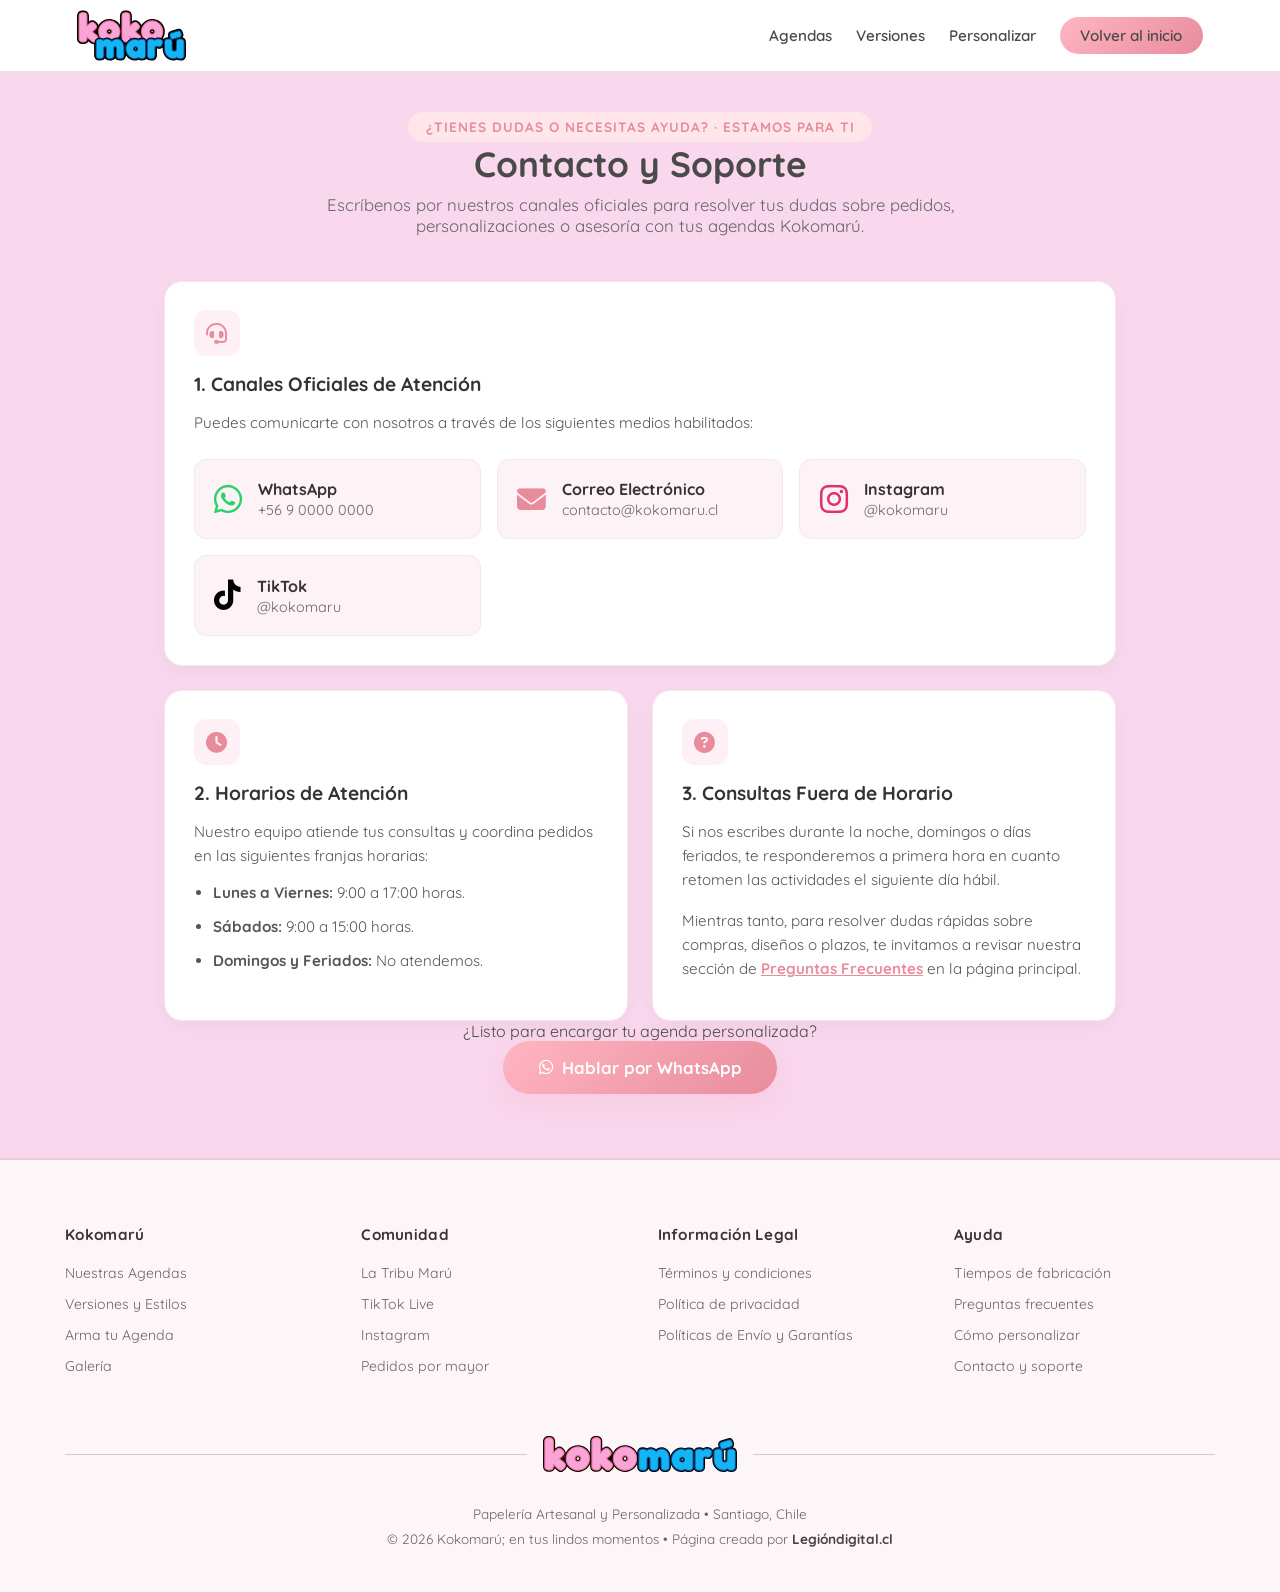
<file: contacto.html>
<!DOCTYPE html>
<html lang="es">
<head>
    <meta charset="UTF-8">
    <meta name="viewport" content="width=device-width, initial-scale=1.0">
    <title>Contacto y Soporte | Kokomarú</title>
    <meta name="description" content="Ponte en contacto con Kokomarú a través de nuestro WhatsApp, correo electrónico, TikTok e Instagram. Conoce nuestros horarios de atención.">
    
    <!-- Fuentes e Íconos -->
    <link href="https://fonts.googleapis.com/css2?family=Quicksand:wght@400;500;600;700&display=swap" rel="stylesheet">
    <link rel="stylesheet" href="https://cdnjs.cloudflare.com/ajax/libs/font-awesome/6.4.0/css/all.min.css">
    <link rel="stylesheet" href="style.css">
</head>
<body>

    <!-- NAVBAR -->
    <nav class="navbar">
        <a href="index.html" class="logo">
            <img src="svg/logo-cuadrado-60.svg" alt="Kokomarú" class="navbar-logo">
        </a>
        <div class="nav-links">
            <a href="index.html#categorias">Agendas</a>
            <a href="index.html#precios">Versiones</a>
            <a href="index.html#catalogo-info">Personalizar</a>
            <a href="index.html" class="btn-nav-custom" style="text-decoration: none;">Volver al inicio</a>
        </div>
    </nav>

    <!-- CONTENIDO PRINCIPAL DE CONTACTO Y SOPORTE -->
    <main class="section-container policies-page">
        <div class="policies-header">
            <span class="brand-tag">¿Tienes dudas o necesitas ayuda? · Estamos para ti</span>
            <h1>Contacto y Soporte</h1>
            <p class="section-desc">Escríbenos por nuestros canales oficiales para resolver tus dudas sobre pedidos, personalizaciones o asesoría con tus agendas Kokomarú.</p>
        </div>

        <div class="policies-grid">
            
            <!-- 1. CANALES DE CONTACTO (A ANCHO COMPLETO) -->
            <article class="policy-card full-width-card">
                <div class="policy-icon"><i class="fa-solid fa-headset"></i></div>
                <h2>1. Canales Oficiales de Atención</h2>
                <p>Puedes comunicarte con nosotros a través de los siguientes medios habilitados:</p>
                <div style="display: grid; grid-template-columns: repeat(auto-fit, minmax(220px, 1fr)); gap: 1rem; margin-top: 1.5rem;">
                    
                    <!-- WhatsApp -->
                    <a href="https://wa.me/56900000000?text=Hola%20Kokomar%C3%BA,%20necesito%20soporte" target="_blank" style="background: #fdf2f5; border: 1px solid #f3e8ee; padding: 1.2rem; border-radius: 12px; text-decoration: none; color: inherit; display: flex; align-items: center; gap: 1rem; transition: transform 0.2s;">
                        <i class="fa-brands fa-whatsapp" style="font-size: 2rem; color: #25d366;"><div></div></i>
                        <div>
                            <strong style="display: block; color: #333;">WhatsApp</strong>
                            <span style="font-size: 0.9rem; color: #666;">+56 9 0000 0000</span>
                        </div>
                    </a>

                    <!-- Correo -->
                    <a href="mailto:contacto@kokomaru.cl" style="background: #fdf2f5; border: 1px solid #f3e8ee; padding: 1.2rem; border-radius: 12px; text-decoration: none; color: inherit; display: flex; align-items: center; gap: 1rem; transition: transform 0.2s;">
                        <i class="fa-solid fa-envelope" style="font-size: 1.8rem; color: var(--pink-dark, #e05a87);"></i>
                        <div>
                            <strong style="display: block; color: #333;">Correo Electrónico</strong>
                            <span style="font-size: 0.9rem; color: #666;">contacto@kokomaru.cl</span>
                        </div>
                    </a>

                    <!-- Instagram -->
                    <a href="https://instagram.com/kokomaru" target="_blank" style="background: #fdf2f5; border: 1px solid #f3e8ee; padding: 1.2rem; border-radius: 12px; text-decoration: none; color: inherit; display: flex; align-items: center; gap: 1rem; transition: transform 0.2s;">
                        <i class="fa-brands fa-instagram" style="font-size: 2rem; color: #e1306c;"></i>
                        <div>
                            <strong style="display: block; color: #333;">Instagram</strong>
                            <span style="font-size: 0.9rem; color: #666;">@kokomaru</span>
                        </div>
                    </a>

                    <!-- TikTok -->
                    <a href="https://tiktok.com/@kokomaru" target="_blank" style="background: #fdf2f5; border: 1px solid #f3e8ee; padding: 1.2rem; border-radius: 12px; text-decoration: none; color: inherit; display: flex; align-items: center; gap: 1rem; transition: transform 0.2s;">
                        <i class="fa-brands fa-tiktok" style="font-size: 1.9rem; color: #000000;"></i>
                        <div>
                            <strong style="display: block; color: #333;">TikTok</strong>
                            <span style="font-size: 0.9rem; color: #666;">@kokomaru</span>
                        </div>
                    </a>

                </div>
            </article>

            <!-- 2. HORARIOS DE ATENCIÓN -->
            <article class="policy-card">
                <div class="policy-icon"><i class="fa-solid fa-clock"></i></div>
                <h2>2. Horarios de Atención</h2>
                <p>Nuestro equipo atiende tus consultas y coordina pedidos en las siguientes franjas horarias:</p>
                <ul style="margin-top: 0.8rem; line-height: 1.8;">
                    <li><strong>Lunes a Viernes:</strong> 9:00 a 17:00 horas.</li>
                    <li><strong>Sábados:</strong> 9:00 a 15:00 horas.</li>
                    <li><strong>Domingos y Feriados:</strong> No atendemos.</li>
                </ul>
            </article>

            <!-- 3. CONSULTAS FUERA DE HORARIO -->
            <article class="policy-card">
                <div class="policy-icon"><i class="fa-solid fa-circle-question"></i></div>
                <h2>3. Consultas Fuera de Horario</h2>
                <p>Si nos escribes durante la noche, domingos o días feriados, te responderemos a primera hora en cuanto retomen las actividades el siguiente día hábil.</p>
                <p style="margin-top: 1rem;">
                    Mientras tanto, para resolver dudas rápidas sobre compras, diseños o plazos, te invitamos a revisar nuestra sección de 
                    <a href="index.html#faq" style="color: var(--pink-dark, #e05a87); font-weight: 700;">Preguntas Frecuentes</a> en la página principal.
                </p>
            </article>

        </div>

        <!-- BOTÓN DE ACCIÓN RÁPIDA -->
        <div class="policies-cta">
            <p>¿Listo para encargar tu agenda personalizada?</p>
            <a href="https://wa.me/56900000000?text=Hola%20Kokomar%C3%BA,%20quiero%20cotizar%20una%20agenda" target="_blank" class="btn-primary" style="display: inline-flex; text-decoration: none;">
                <i class="fa-brands fa-whatsapp"></i> Hablar por WhatsApp
            </a>
        </div>
    </main>

    <!-- FOOTER DINÁMICO -->
    <div id="footer-placeholder"></div>

    <!-- Script mínimo para cargar el footer -->
    <script>
        fetch('footer.html')
            .then(response => response.text())
            .then(data => {
                document.getElementById('footer-placeholder').innerHTML = data;
            });
    </script>
</body>
</html>
</file>
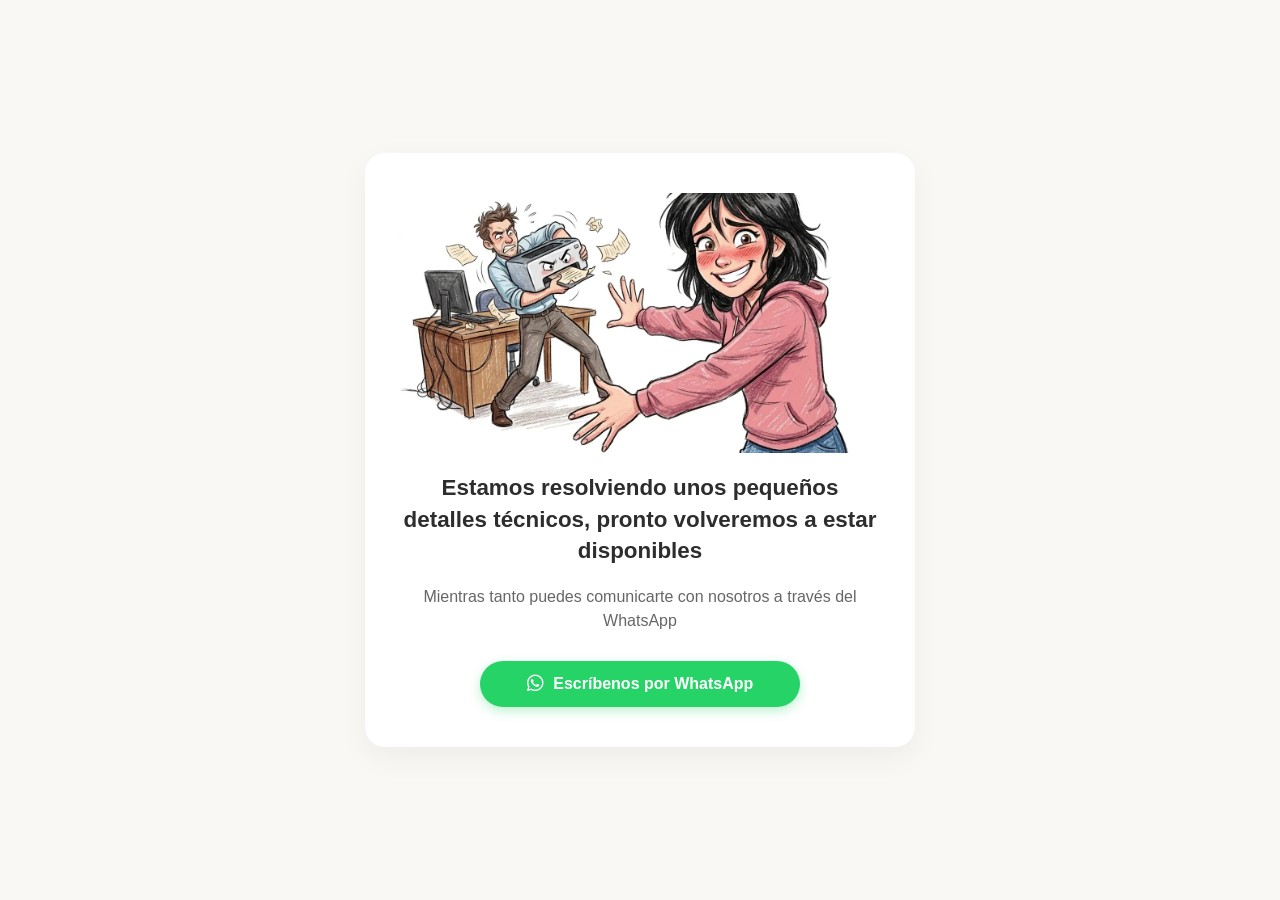
<file: mantenimiento.html>
<!DOCTYPE html>
<html lang="es">
<head>
    <meta charset="UTF-8">
    <meta name="viewport" content="width=device-width, initial-scale=1.0">
    <title>Mantenimiento — Kokomarú</title>
    <!-- Estilos CSS -->
    <link rel="stylesheet" href="mantenimiento.css">
    <!-- FontAwesome para el ícono de WhatsApp -->
    <link rel="stylesheet" href="https://cdnjs.cloudflare.com/ajax/libs/font-awesome/6.4.0/css/all.min.css">
</head>
<body>

    <main class="maintenance-container">
        <!-- Imagen técnica -->
        <div class="maintenance-img-box">
            <img src="imagenes/tecnicos.webp" alt="Mantenimiento Kokomarú">
        </div>

        <!-- Mensajes principales -->
        <h1>Estamos resolviendo unos pequeños detalles técnicos, pronto volveremos a estar disponibles</h1>
        <p>Mientras tanto puedes comunicarte con nosotros a través del WhatsApp</p>

        <!-- Botón de WhatsApp -->
        <a href="https://wa.me/56900000000" target="_blank" class="btn-whatsapp">
            <i class="fa-brands fa-whatsapp"></i> Escríbenos por WhatsApp
        </a>
    </main>

</body>
</html>
</file>
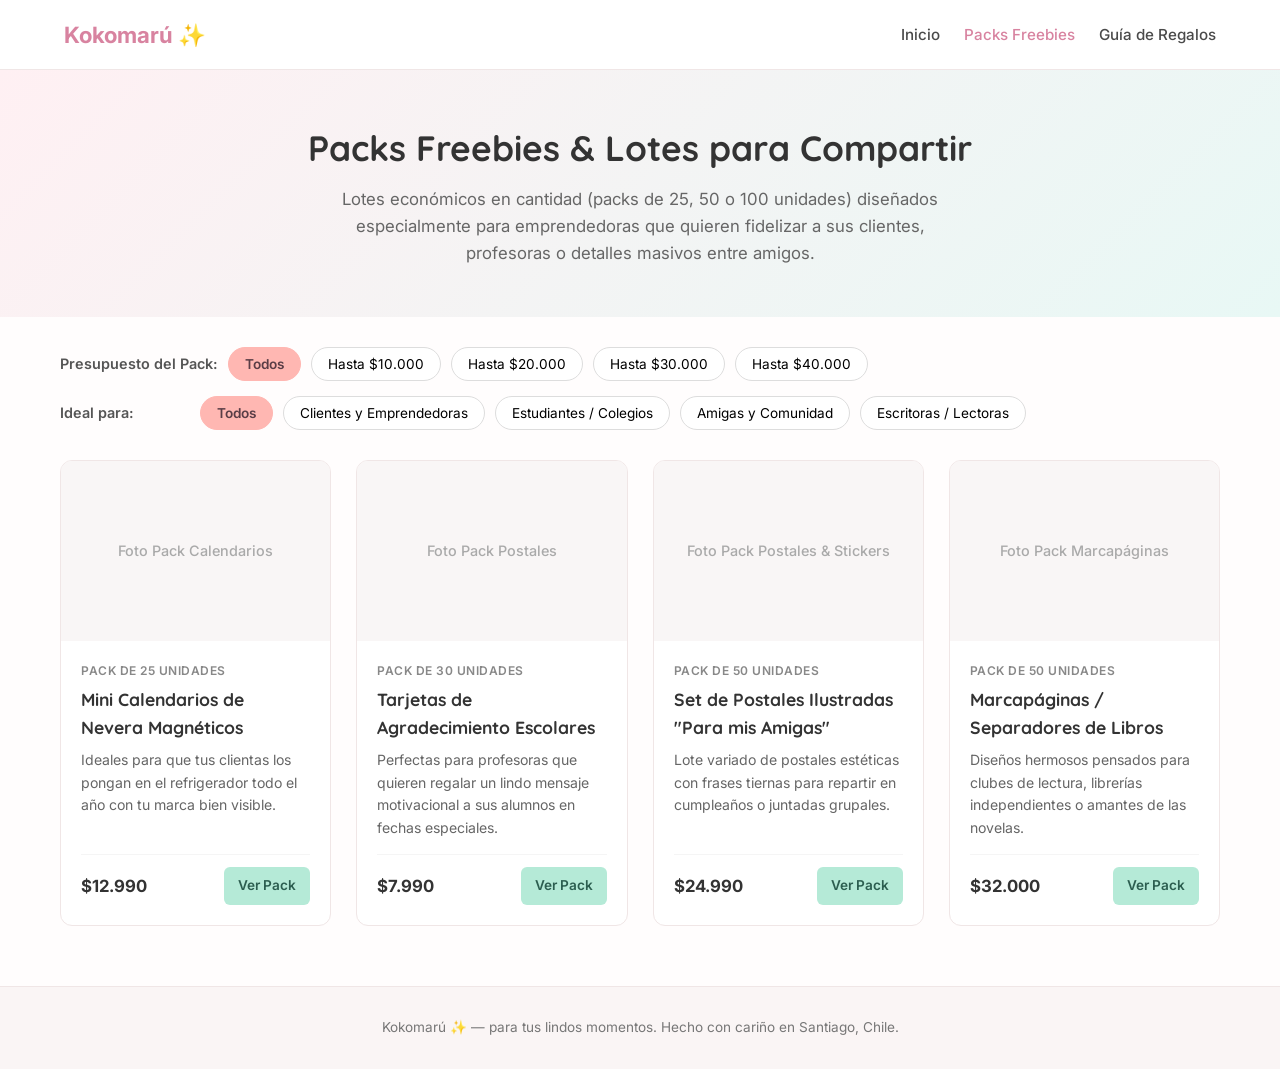
<file: packs-freebies.html>
<!DOCTYPE html>
<html lang="es">
<head>
    <meta charset="UTF-8">
    <meta name="viewport" content="width=device-width, initial-scale=1.0">
    <title>Packs Freebies | Kokomarú</title>
    <!-- Google Fonts: Inter y Quicksand para un toque tierno pero profesional -->
    <link href="https://fonts.googleapis.com/css2?family=Quicksand:wght@500;700&family=Inter:wght@400;500;600&display=swap" rel="stylesheet">
    <style>
        :root {
            --rosa-pastel: #ffb7b2;
            --celeste-pastel: #b5ead7;
            --blanco-fondo: #fffdfd;
            --texto-oscuro: #4a4a4a;
            --gris-suave: #f9f6f6;
            --borde-suave: #f0e6e6;
        }

        * {
            margin: 0;
            padding: 0;
            box-sizing: border-box;
        }

        body {
            font-family: 'Inter', sans-serif;
            background-color: var(--blanco-fondo);
            color: var(--texto-oscuro);
            line-height: 1.6;
        }

        h1, h2, h3, .brand-title {
            font-family: 'Quicksand', sans-serif;
        }

        /* HEADER / NAVBAR */
        header {
            height: 70px;
            background-color: white;
            border-bottom: 1px solid var(--borde-suave);
            display: flex;
            align-items: center;
            justify-content: space-between;
            padding: 0 5%;
            position: sticky;
            top: 0;
            z-index: 100;
        }

        .logo {
            font-weight: 700;
            font-size: 1.4rem;
            color: #d883a0;
            text-decoration: none;
        }

        nav a {
            text-decoration: none;
            color: var(--texto-oscuro);
            margin-left: 20px;
            font-size: 0.95rem;
            font-weight: 500;
            transition: color 0.2s;
        }

        nav a:hover, nav a.active {
            color: #d883a0;
        }

        /* HERO SECTION DE LA PÁGINA */
        .freebies-hero {
            background: linear-gradient(135deg, #fff0f3 0%, #e8f8f5 100%);
            padding: 50px 20px;
            text-align: center;
        }

        .freebies-hero h1 {
            font-size: 2.2rem;
            color: #333;
            margin-bottom: 10px;
        }

        .freebies-hero p {
            font-size: 1.05rem;
            color: #666;
            max-width: 600px;
            margin: 0 auto;
        }

        /* CONTENEDOR DE FILTROS */
        .filters-container {
            max-width: 1200px;
            margin: 30px auto 10px auto;
            padding: 0 20px;
            display: flex;
            flex-direction: column;
            gap: 15px;
        }

        .filter-group {
            display: flex;
            align-items: center;
            gap: 10px;
            flex-wrap: wrap;
        }

        .filter-label {
            font-weight: 600;
            font-size: 0.9rem;
            color: #555;
            min-width: 130px;
        }

        .filter-btn {
            background-color: white;
            border: 1px solid #ddd;
            padding: 8px 16px;
            border-radius: 20px;
            cursor: pointer;
            font-size: 0.85rem;
            font-family: 'Inter', sans-serif;
            transition: all 0.2s ease;
        }

        .filter-btn:hover {
            border-color: #d883a0;
        }

        .filter-btn.active {
            background-color: var(--rosa-pastel);
            border-color: var(--rosa-pastel);
            color: #5a3d46;
            font-weight: 600;
        }

        /* VITRINA DE PRODUCTOS */
        .products-grid {
            max-width: 1200px;
            margin: 30px auto 60px auto;
            padding: 0 20px;
            display: grid;
            grid-template-columns: repeat(auto-fill, minmax(260px, 1fr));
            gap: 25px;
        }

        .product-card {
            background: white;
            border: 1px solid var(--borde-suave);
            border-radius: 12px;
            overflow: hidden;
            transition: transform 0.2s, box-shadow 0.2s;
            display: flex;
            flex-direction: column;
        }

        .product-card:hover {
            transform: translateY(-4px);
            box-shadow: 0 8px 20px rgba(0,0,0,0.06);
        }

        .product-img-placeholder {
            height: 180px;
            background-color: var(--gris-suave);
            display: flex;
            align-items: center;
            justify-content: center;
            color: #aaa;
            font-size: 0.9rem;
            font-weight: 500;
        }

        .product-info {
            padding: 20px;
            display: flex;
            flex-direction: column;
            flex-grow: 1;
        }

        .product-tag {
            font-size: 0.75rem;
            text-transform: uppercase;
            letter-spacing: 0.5px;
            color: #888;
            margin-bottom: 5px;
            font-weight: 600;
        }

        .product-title {
            font-size: 1.1rem;
            font-weight: 700;
            margin-bottom: 8px;
            color: #333;
        }

        .product-desc {
            font-size: 0.88rem;
            color: #666;
            margin-bottom: 15px;
            flex-grow: 1;
        }

        .product-footer {
            display: flex;
            justify-content: space-between;
            align-items: center;
            border-top: 1px solid #f5f5f5;
            padding-top: 12px;
        }

        .product-price {
            font-weight: 700;
            font-size: 1.05rem;
            color: #333;
        }

        .btn-buy {
            background-color: var(--celeste-pastel);
            color: #2c5e50;
            border: none;
            padding: 8px 14px;
            border-radius: 6px;
            font-weight: 600;
            font-size: 0.85rem;
            cursor: pointer;
            text-decoration: none;
            transition: background 0.2s;
        }

        .btn-buy:hover {
            background-color: #9fe2cd;
        }

        /* FOOTER */
        footer {
            background-color: #faf5f5;
            border-top: 1px solid var(--borde-suave);
            text-align: center;
            padding: 30px 20px;
            font-size: 0.85rem;
            color: #777;
        }

        /* RESPONSIVO */
        @media (max-width: 768px) {
            .filter-group {
                flex-direction: column;
                align-items: flex-start;
                gap: 8px;
            }
            .filter-label {
                min-width: auto;
            }
        }
    </style>
</head>
<body>

    <!-- HEADER -->
    <header>
        <a href="index.html" class="logo">Kokomarú ✨</a>
        <nav>
            <a href="index.html">Inicio</a>
            <a href="packs-freebies.html" class="active">Packs Freebies</a>
            <a href="guia-regalos.html">Guía de Regalos</a>
        </nav>
    </header>

    <!-- HERO SECTION -->
    <section class="freebies-hero">
        <h1>Packs Freebies & Lotes para Compartir</h1>
        <p>Lotes económicos en cantidad (packs de 25, 50 o 100 unidades) diseñados especialmente para emprendedoras que quieren fidelizar a sus clientes, profesoras o detalles masivos entre amigos.</p>
    </section>

    <!-- CONTENEDOR DE FILTROS -->
    <div class="filters-container">
        <!-- Filtro por Presupuesto -->
        <div class="filter-group" id="budget-filters">
            <span class="filter-label">Presupuesto del Pack:</span>
            <button class="filter-btn active" data-filter="budget" data-value="all">Todos</button>
            <button class="filter-btn" data-filter="budget" data-value="10000">Hasta $10.000</button>
            <button class="filter-btn" data-filter="budget" data-value="20000">Hasta $20.000</button>
            <button class="filter-btn" data-filter="budget" data-value="30000">Hasta $30.000</button>
            <button class="filter-btn" data-filter="budget" data-value="40000">Hasta $40.000</button>
        </div>

        <!-- Filtro por Destinatario -->
        <div class="filter-group" id="target-filters">
            <span class="filter-label">Ideal para:</span>
            <button class="filter-btn active" data-filter="target" data-value="all">Todos</button>
            <button class="filter-btn" data-filter="target" data-value="emprendedoras">Clientes y Emprendedoras</button>
            <button class="filter-btn" data-filter="target" data-value="estudiantes">Estudiantes / Colegios</button>
            <button class="filter-btn" data-filter="target" data-value="amigas">Amigas y Comunidad</button>
            <button class="filter-btn" data-filter="target" data-value="escritoras">Escritoras / Lectoras</button>
        </div>
    </div>

    <!-- VITRINA DE PRODUCTOS (EJEMPLOS) -->
    <main class="products-grid" id="products-grid">
        
        <!-- Producto 1 -->
        <div class="product-card" data-budget="15000" data-target="emprendedoras">
            <div class="product-img-placeholder">Foto Pack Calendarios</div>
            <div class="product-info">
                <span class="product-tag">Pack de 25 unidades</span>
                <h3 class="product-title">Mini Calendarios de Nevera Magnéticos</h3>
                <p class="product-desc">Ideales para que tus clientas los pongan en el refrigerador todo el año con tu marca bien visible.</p>
                <div class="product-footer">
                    <span class="product-price">$12.990</span>
                    <a href="#" class="btn-buy">Ver Pack</a>
                </div>
            </div>
        </div>

        <!-- Producto 2 -->
        <div class="product-card" data-budget="8500" data-target="estudiantes">
            <div class="product-img-placeholder">Foto Pack Postales</div>
            <div class="product-info">
                <span class="product-tag">Pack de 30 unidades</span>
                <h3 class="product-title">Tarjetas de Agradecimiento Escolares</h3>
                <p class="product-desc">Perfectas para profesoras que quieren regalar un lindo mensaje motivacional a sus alumnos en fechas especiales.</p>
                <div class="product-footer">
                    <span class="product-price">$7.990</span>
                    <a href="#" class="btn-buy">Ver Pack</a>
                </div>
            </div>
        </div>

        <!-- Producto 3 -->
        <div class="product-card" data-budget="28000" data-target="amigas">
            <div class="product-img-placeholder">Foto Pack Postales & Stickers</div>
            <div class="product-info">
                <span class="product-tag">Pack de 50 unidades</span>
                <h3 class="product-title">Set de Postales Ilustradas "Para mis Amigas"</h3>
                <p class="product-desc">Lote variado de postales estéticas con frases tiernas para repartir en cumpleaños o juntadas grupales.</p>
                <div class="product-footer">
                    <span class="product-price">$24.990</span>
                    <a href="#" class="btn-buy">Ver Pack</a>
                </div>
            </div>
        </div>

        <!-- Producto 4 -->
        <div class="product-card" data-budget="35000" data-target="escritoras">
            <div class="product-img-placeholder">Foto Pack Marcapáginas</div>
            <div class="product-info">
                <span class="product-tag">Pack de 50 unidades</span>
                <h3 class="product-title">Marcapáginas / Separadores de Libros</h3>
                <p class="product-desc">Diseños hermosos pensados para clubes de lectura, librerías independientes o amantes de las novelas.</p>
                <div class="product-footer">
                    <span class="product-price">$32.000</span>
                    <a href="#" class="btn-buy">Ver Pack</a>
                </div>
            </div>
        </div>

    </main>

    <!-- FOOTER -->
    <footer>
        <p>Kokomarú ✨ — para tus lindos momentos. Hecho con cariño en Santiago, Chile.</p>
    </footer>

    <!-- SCRIPT DE FILTRADO DINÁMICO -->
    <script>
        document.addEventListener('DOMContentLoaded', () => {
            const budgetBtns = document.querySelectorAll('#budget-filters .filter-btn');
            const targetBtns = document.querySelectorAll('#target-filters .filter-btn');
            const products = document.querySelectorAll('.product-card');

            let currentBudget = 'all';
            let currentTarget = 'all';

            function filterProducts() {
                products.forEach(product => {
                    const productBudget = parseInt(product.getAttribute('data-budget'));
                    const productTarget = product.getAttribute('data-target');

                    let matchesBudget = true;
                    if (currentBudget !== 'all') {
                        matchesBudget = productBudget <= parseInt(currentBudget);
                    }

                    let matchesTarget = true;
                    if (currentTarget !== 'all') {
                        matchesTarget = productTarget === currentTarget;
                    }

                    if (matchesBudget && matchesTarget) {
                        product.style.display = 'flex';
                    } else {
                        product.style.display = 'none';
                    }
                });
            }

            budgetBtns.forEach(btn => {
                btn.addEventListener('click', () => {
                    budgetBtns.forEach(b => b.classList.remove('active'));
                    btn.classList.add('active');
                    currentBudget = btn.getAttribute('data-value');
                    filterProducts();
                });
            });

            targetBtns.forEach(btn => {
                btn.addEventListener('click', () => {
                    targetBtns.forEach(b => b.classList.remove('active'));
                    btn.classList.add('active');
                    currentTarget = btn.getAttribute('data-value');
                    filterProducts();
                });
            });
        });
    </script>
</body>
</html>
</file>
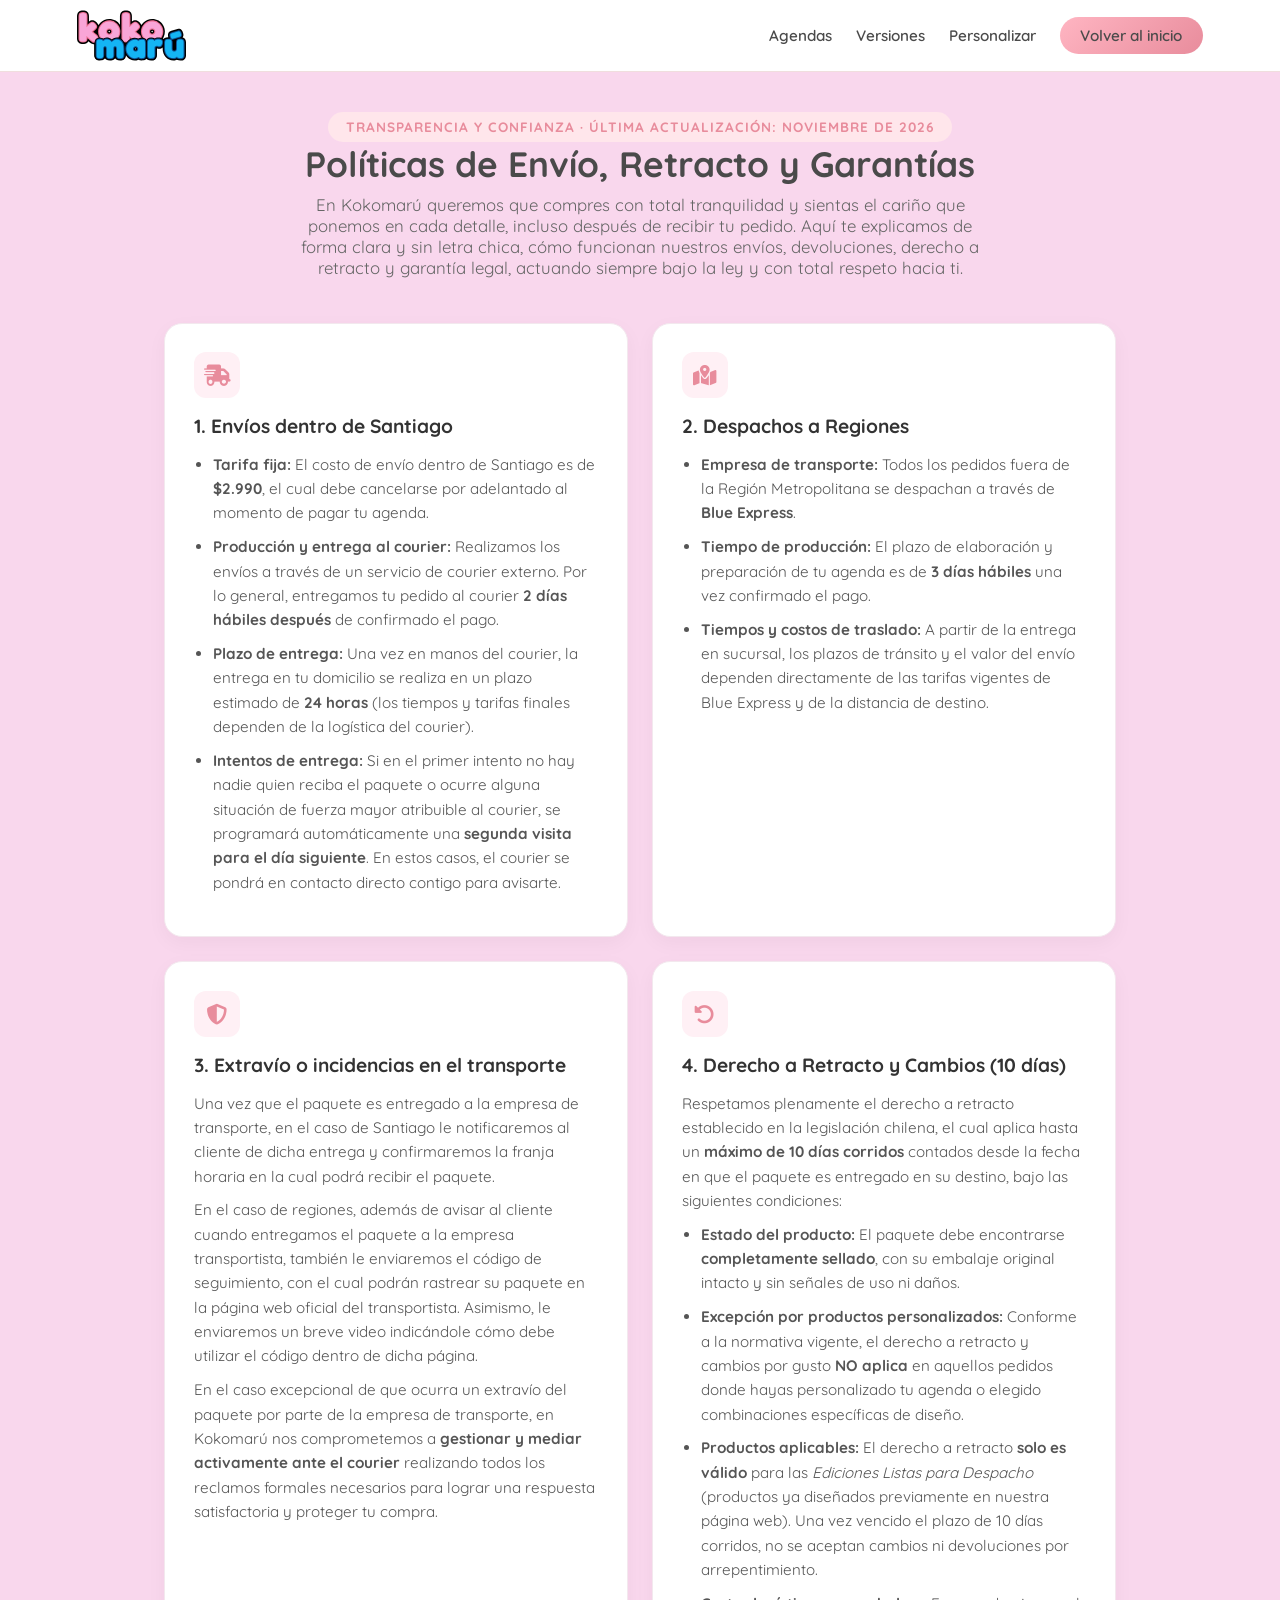
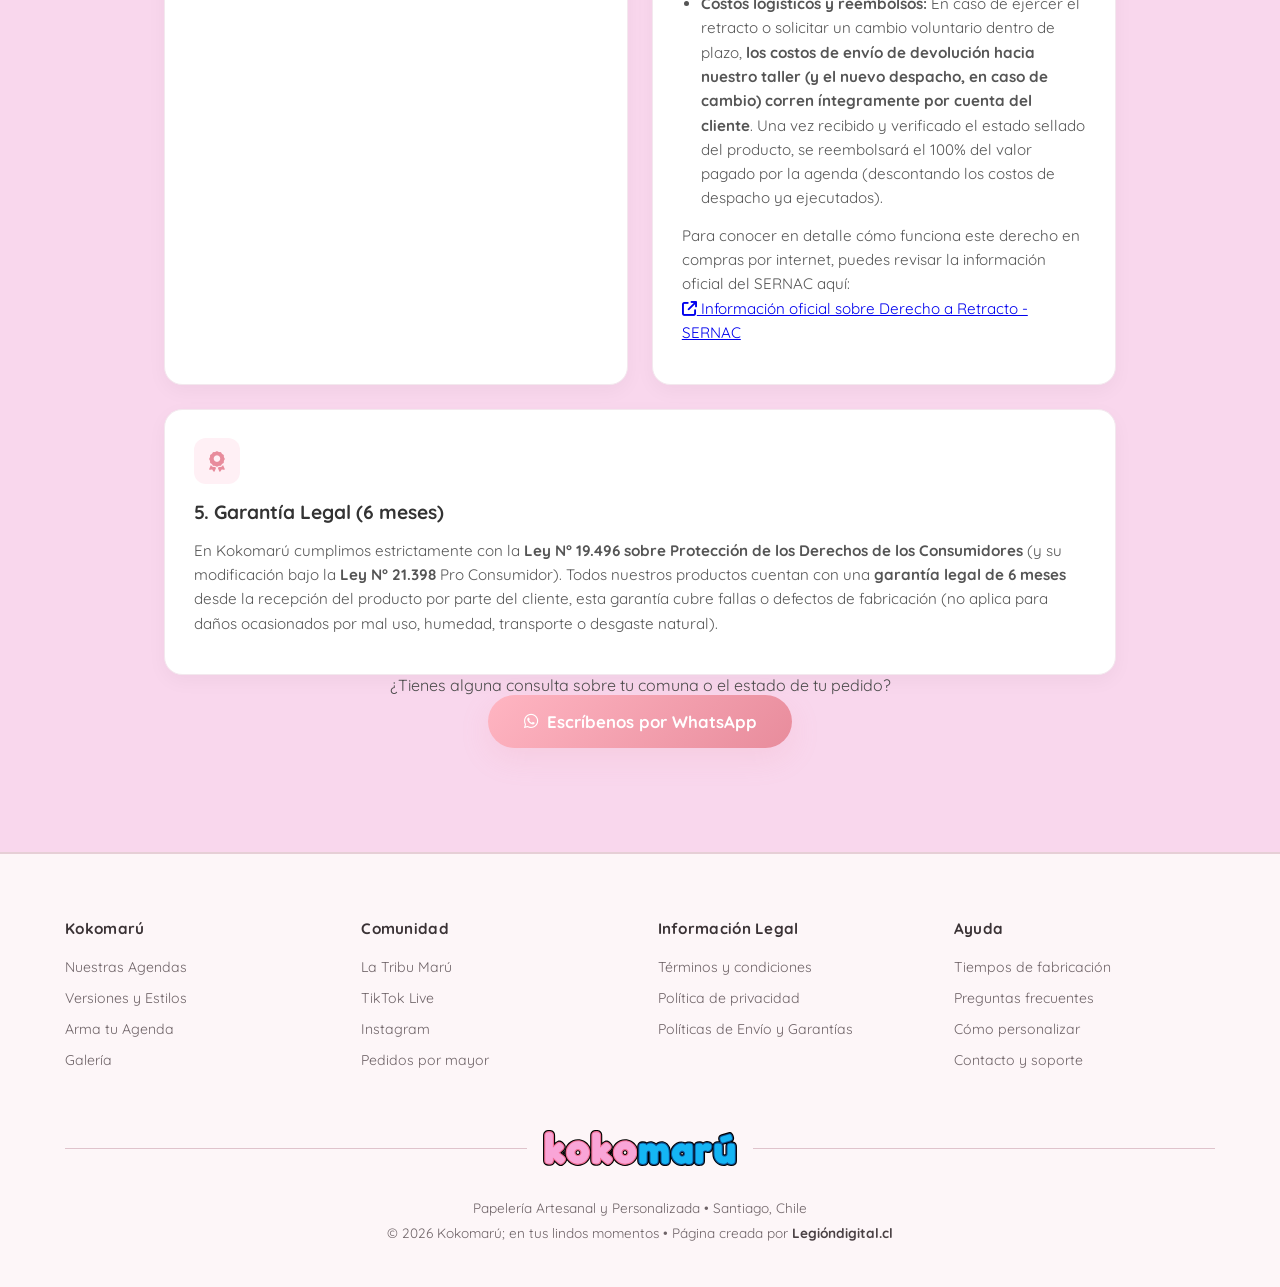
<file: politicas.html>
<!DOCTYPE html>
<html lang="es">
<head>
    <meta charset="UTF-8">
    <meta name="viewport" content="width=device-width, initial-scale=1.0">
    <title>Políticas de Envío y Garantías | Kokomarú</title>
    <meta name="description" content="Conoce nuestros tiempos de producción, tarifas de despacho en Santiago y regiones, derecho a retracto y garantía legal en Kokomarú.">
    
    <!-- Fuentes e Íconos (iguales al index) -->
    <link href="https://fonts.googleapis.com/css2?family=Quicksand:wght@400;500;600;700&display=swap" rel="stylesheet">
    <link rel="stylesheet" href="https://cdnjs.cloudflare.com/ajax/libs/font-awesome/6.4.0/css/all.min.css">
    <link rel="stylesheet" href="style.css">
</head>
<body>

    <!-- NAVBAR -->
    <nav class="navbar">
        <a href="index.html" class="logo">
            <img src="svg/logo-cuadrado-60.svg" alt="Kokomarú" class="navbar-logo">
        </a>
        <div class="nav-links">
            <a href="index.html#categorias">Agendas</a>
            <a href="index.html#precios">Versiones</a>
            <a href="index.html#catalogo-info">Personalizar</a>
            <a href="index.html" class="btn-nav-custom" style="text-decoration: none;">Volver al inicio</a>
        </div>
    </nav>

    <!-- CONTENIDO PRINCIPAL DE POLÍTICAS -->
    <main class="section-container policies-page">
        <div class="policies-header">
            <span class="brand-tag">Transparencia y Confianza · Última actualización: Noviembre de 2026</span>
            <h1>Políticas de Envío, Retracto y Garantías</h1>
            <p class="section-desc">En Kokomarú queremos que compres con total tranquilidad y sientas el cariño que ponemos en cada detalle, incluso después de recibir tu pedido. Aquí te explicamos de forma clara y sin letra chica, cómo funcionan nuestros envíos, devoluciones, derecho a retracto y garantía legal, actuando siempre bajo la ley y con total respeto hacia ti.</p>
        <div class="policies-grid">
            
            <!-- 1. ENVÍOS DENTRO DE SANTIAGO -->
            <article class="policy-card">
                <div class="policy-icon"><i class="fa-solid fa-truck-fast"></i></div>
                <h2>1. Envíos dentro de Santiago</h2>
                <ul>
                    <li><strong>Tarifa fija:</strong> El costo de envío dentro de Santiago es de <strong>$2.990</strong>, el cual debe cancelarse por adelantado al momento de pagar tu agenda.</li>
                    <li><strong>Producción y entrega al courier:</strong> Realizamos los envíos a través de un servicio de courier externo. Por lo general, entregamos tu pedido al courier <strong>2 días hábiles después</strong> de confirmado el pago.</li>
                    <li><strong>Plazo de entrega:</strong> Una vez en manos del courier, la entrega en tu domicilio se realiza en un plazo estimado de <strong>24 horas</strong> (los tiempos y tarifas finales dependen de la logística del courier).</li>
                    <li><strong>Intentos de entrega:</strong> Si en el primer intento no hay nadie quien reciba el paquete o ocurre alguna situación de fuerza mayor atribuible al courier, se programará automáticamente una <strong>segunda visita para el día siguiente</strong>. En estos casos, el courier se pondrá en contacto directo contigo para avisarte.</li>
                </ul>
            </article>

            <!-- 2. ENVÍOS A REGIONES -->
            <article class="policy-card">
                <div class="policy-icon"><i class="fa-solid fa-map-location-dot"></i></div>
                <h2>2. Despachos a Regiones</h2>
                <ul>
                    <li><strong>Empresa de transporte:</strong> Todos los pedidos fuera de la Región Metropolitana se despachan a través de <strong>Blue Express</strong>.</li>
                    <li><strong>Tiempo de producción:</strong> El plazo de elaboración y preparación de tu agenda es de <strong>3 días hábiles</strong> una vez confirmado el pago.</li>
                    <li><strong>Tiempos y costos de traslado:</strong> A partir de la entrega en sucursal, los plazos de tránsito y el valor del envío dependen directamente de las tarifas vigentes de Blue Express y de la distancia de destino.</li>
                </ul>
            </article>

            <!-- 3. EXTRAVÍO O INCIDENCIAS CON EL COURIER -->
            <article class="policy-card">
                <div class="policy-icon"><i class="fa-solid fa-shield-halved"></i></div>
                <h2>3. Extravío o incidencias en el transporte</h2>
                <p>Una vez que el paquete es entregado a la empresa de transporte, en el caso de Santiago le notificaremos al cliente de dicha entrega y confirmaremos la franja horaria en la cual podrá recibir el paquete.</p>
                <p>En el caso de regiones, además de avisar al cliente cuando entregamos el paquete a la empresa transportista, también le enviaremos el código de seguimiento, con el cual podrán rastrear su paquete en la página web oficial del transportista. Asimismo, le enviaremos un breve video indicándole cómo debe utilizar el código dentro de dicha página.</p>
                <p>En el caso excepcional de que ocurra un extravío del paquete por parte de la empresa de transporte, en Kokomarú nos comprometemos a <strong>gestionar y mediar activamente ante el courier</strong> realizando todos los reclamos formales necesarios para lograr una respuesta satisfactoria y proteger tu compra.</p>
            </article>

            <!-- 4. DERECHO A RETRACTO -->
            <article class="policy-card">
    <div class="policy-icon"><i class="fa-solid fa-rotate-left"></i></div>
    <h2>4. Derecho a Retracto y Cambios (10 días)</h2>
    <p>Respetamos plenamente el derecho a retracto establecido en la legislación chilena, el cual aplica hasta un <strong>máximo de 10 días corridos</strong> contados desde la fecha en que el paquete es entregado en su destino, bajo las siguientes condiciones:</p>
    <ul>
        <li><strong>Estado del producto:</strong> El paquete debe encontrarse <strong>completamente sellado</strong>, con su embalaje original intacto y sin señales de uso ni daños.</li>
        <li><strong>Excepción por productos personalizados:</strong> Conforme a la normativa vigente, el derecho a retracto y cambios por gusto <strong>NO aplica</strong> en aquellos pedidos donde hayas personalizado tu agenda o elegido combinaciones específicas de diseño.</li>
        <li><strong>Productos aplicables:</strong> El derecho a retracto <strong>solo es válido</strong> para las <em>Ediciones Listas para Despacho</em> (productos ya diseñados previamente en nuestra página web). Una vez vencido el plazo de 10 días corridos, no se aceptan cambios ni devoluciones por arrepentimiento.</li>
        <li><strong>Costos logísticos y reembolsos:</strong> En caso de ejercer el retracto o solicitar un cambio voluntario dentro de plazo, <strong>los costos de envío de devolución hacia nuestro taller (y el nuevo despacho, en caso de cambio) corren íntegramente por cuenta del cliente</strong>. Una vez recibido y verificado el estado sellado del producto, se reembolsará el 100% del valor pagado por la agenda (descontando los costos de despacho ya ejecutados).</li>
    </ul>
    <p class="legal-link-box">
        Para conocer en detalle cómo funciona este derecho en compras por internet, puedes revisar la información oficial del SERNAC aquí: <br>
        <a href="https://www.sernac.cl/portal/604/w3-propertyvalue-8062.html" target="_blank" rel="noopener noreferrer">
            <i class="fa-solid fa-arrow-up-right-from-square"></i> Información oficial sobre Derecho a Retracto - SERNAC
        </a>
    </p>
</article>

            <!-- 5. GARANTÍA LEGAL -->
            <article class="policy-card full-width-card">
                <div class="policy-icon"><i class="fa-solid fa-award"></i></div>
                <h2>5. Garantía Legal (6 meses)</h2>
                <p>En Kokomarú cumplimos estrictamente con la <strong>Ley N° 19.496 sobre Protección de los Derechos de los Consumidores</strong> (y su modificación bajo la <strong>Ley N° 21.398</strong> Pro Consumidor). Todos nuestros productos cuentan con una <strong>garantía legal de 6 meses</strong> desde la recepción del producto por parte del cliente, esta garantía cubre fallas o defectos de fabricación (no aplica para daños ocasionados por mal uso, humedad, transporte o desgaste natural).</p>
            </article>

        </div>

        <!-- BOTÓN DE CONTACTO WHATSAPP -->
        <div class="policies-cta">
            <p>¿Tienes alguna consulta sobre tu comuna o el estado de tu pedido?</p>
            <a href="https://wa.me/56900000000?text=Hola%20Kokomar%C3%BA,%20tengo%20una%20consulta%20sobre%20los%20env%C3%ADos" target="_blank" class="btn-primary" style="display: inline-flex; text-decoration: none;">
                <i class="fa-brands fa-whatsapp"></i> Escríbenos por WhatsApp
            </a>
        </div>
    </main>

    <!-- FOOTER DINÁMICO -->
    <div id="footer-placeholder"></div>

    <!-- Script mínimo solo para cargar el footer -->
    <script>
        fetch('footer.html')
            .then(response => response.text())
            .then(data => {
                document.getElementById('footer-placeholder').innerHTML = data;
            });
    </script>
</body>
</html>
</file>
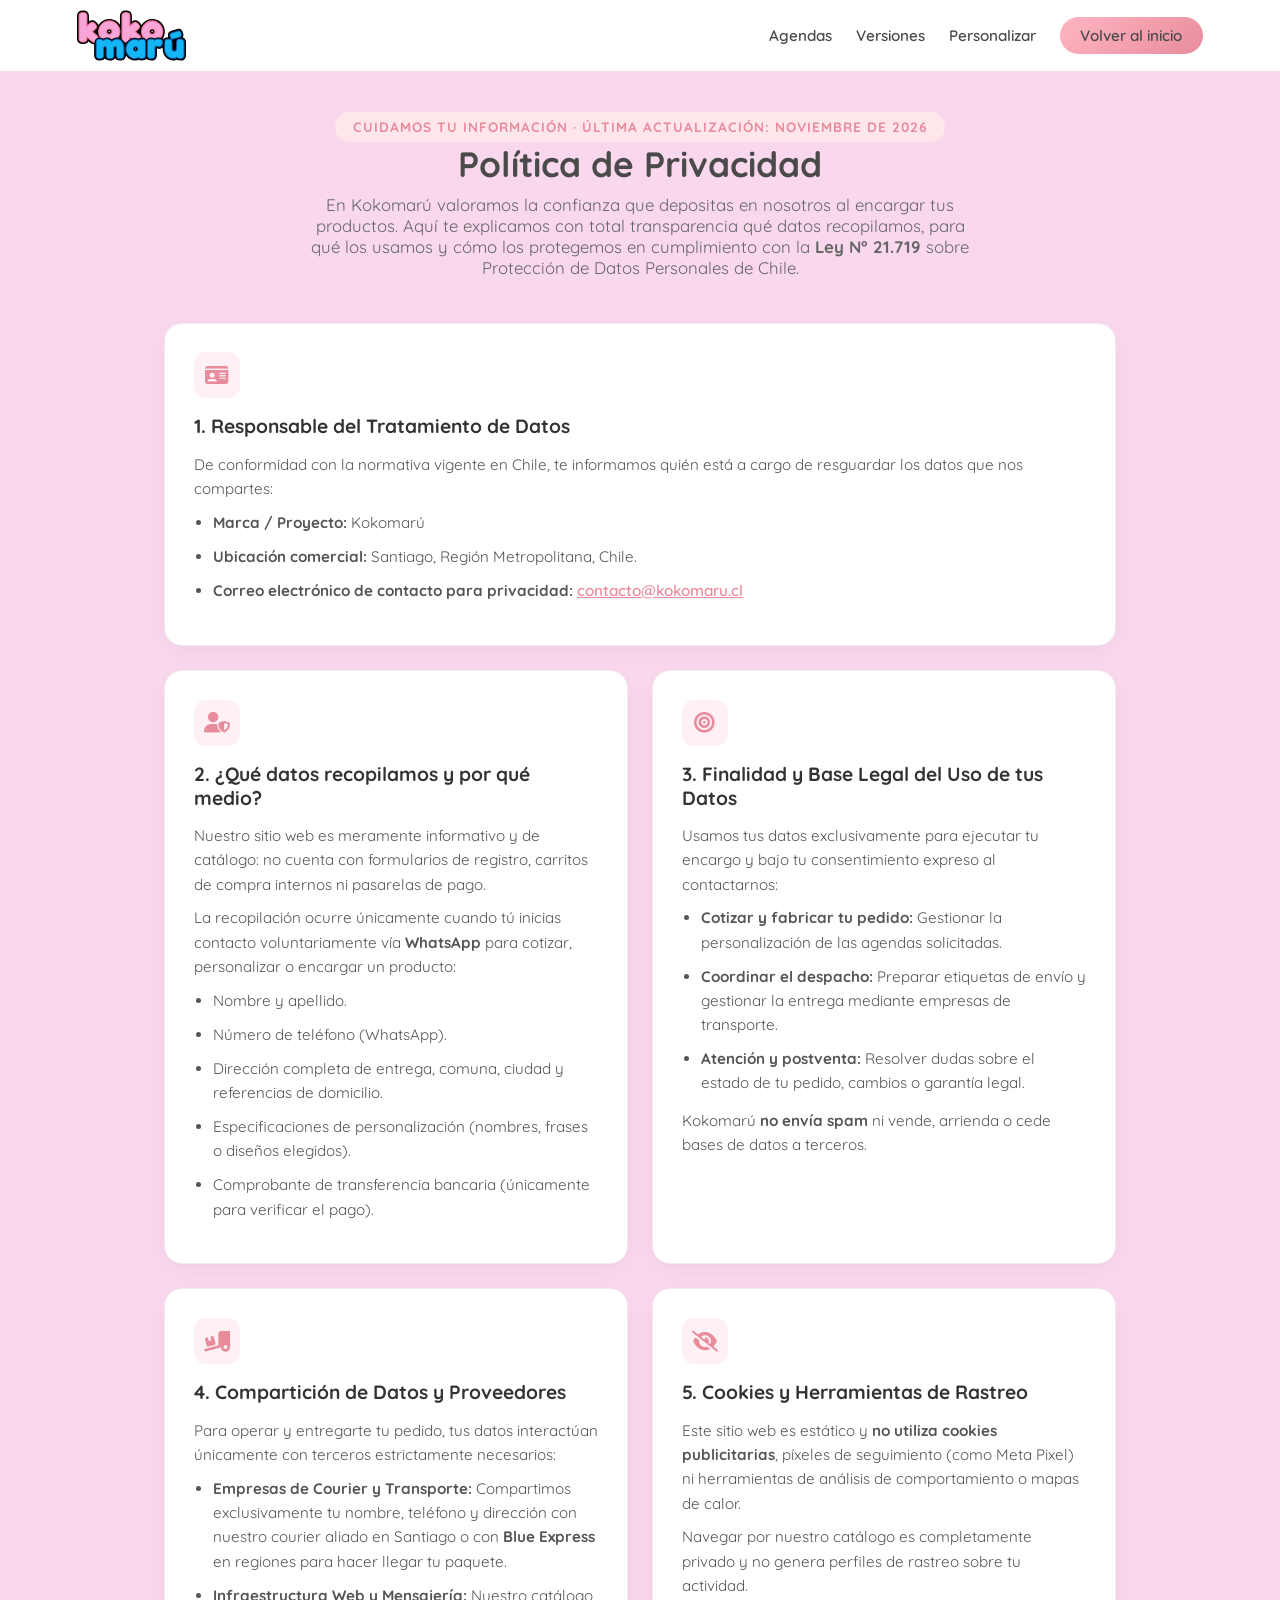
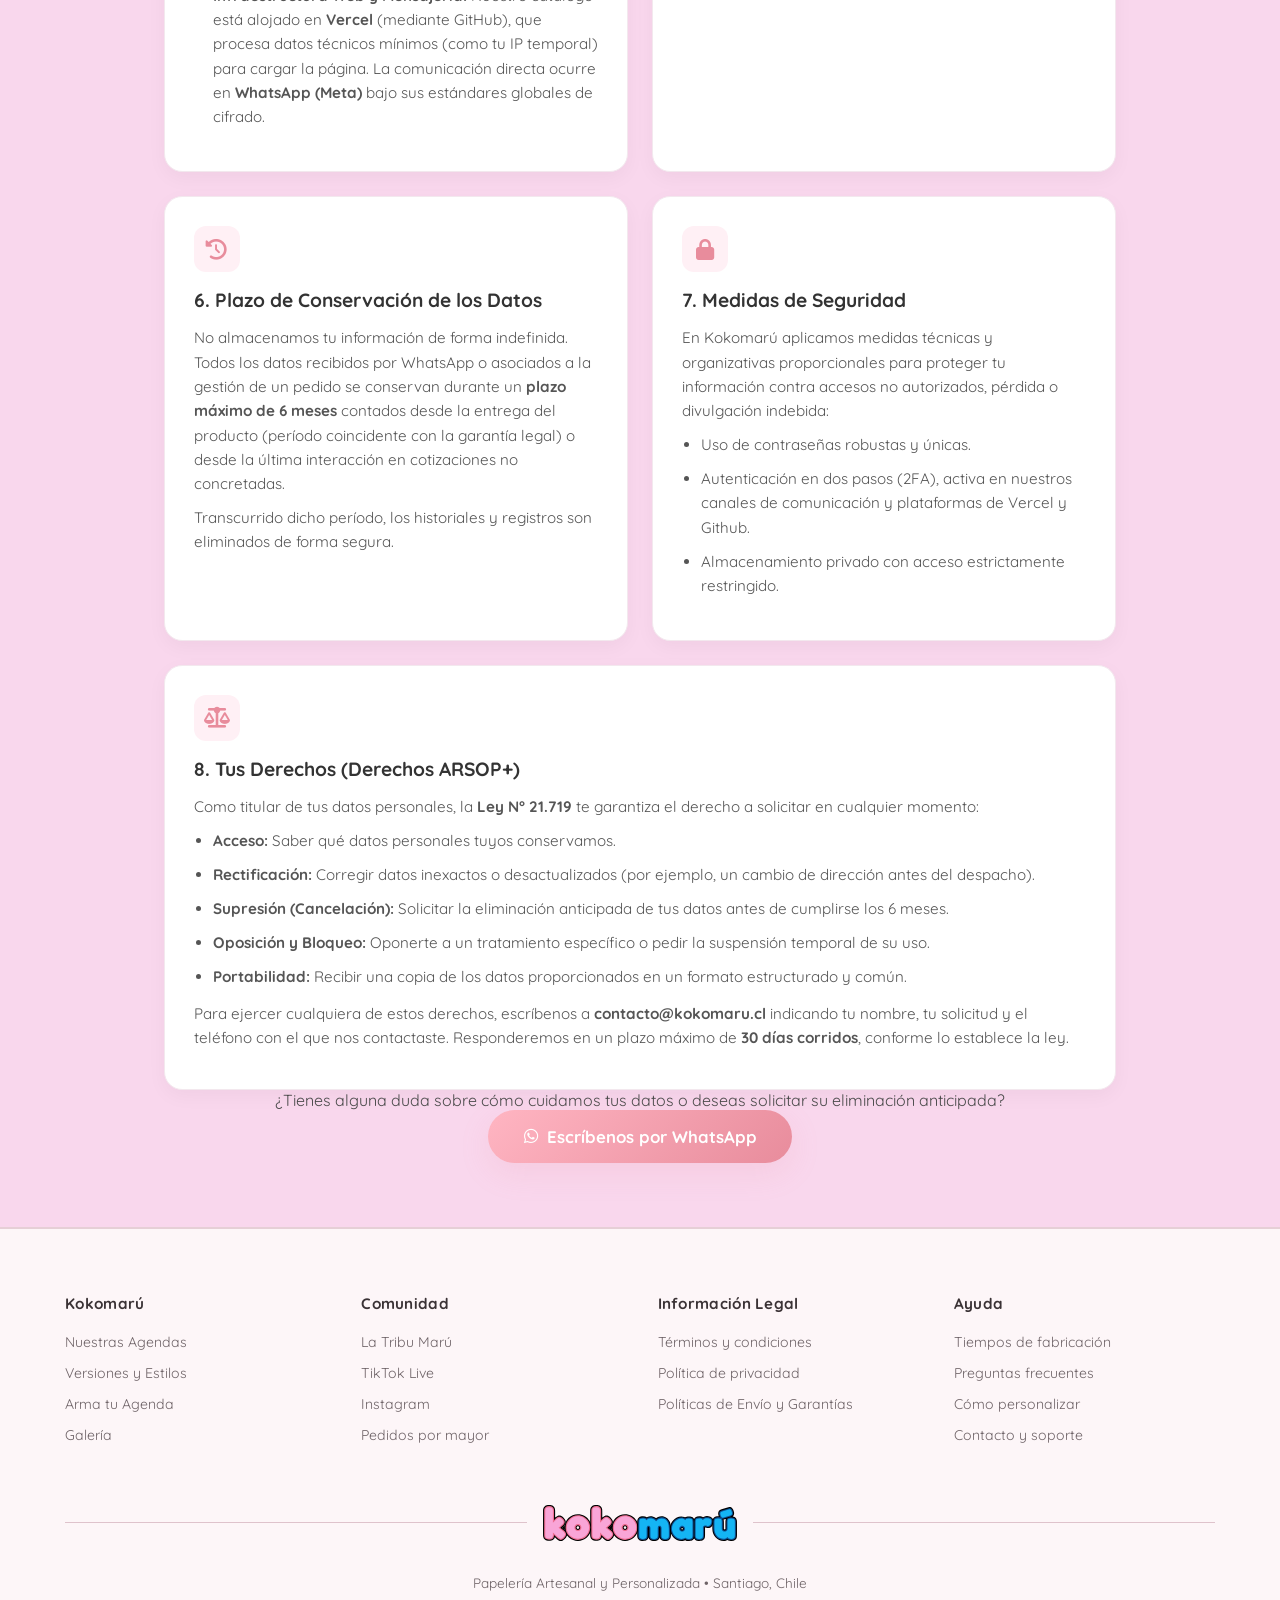
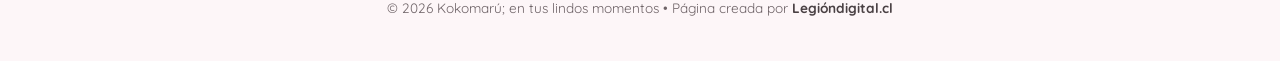
<file: privacidad.html>
<!DOCTYPE html>
<html lang="es">
<head>
    <meta charset="UTF-8">
    <meta name="viewport" content="width=device-width, initial-scale=1.0">
    <title>Política de Privacidad | Kokomarú</title>
    <meta name="description" content="Conoce cómo recopilamos, utilizamos, protegemos y eliminamos tus datos personales en Kokomarú bajo la Ley N° 21.719.">
    
    <!-- Fuentes e Íconos -->
    <link href="https://fonts.googleapis.com/css2?family=Quicksand:wght@400;500;600;700&display=swap" rel="stylesheet">
    <link rel="stylesheet" href="https://cdnjs.cloudflare.com/ajax/libs/font-awesome/6.4.0/css/all.min.css">
    <link rel="stylesheet" href="style.css">
</head>
<body>

    <!-- NAVBAR -->
    <nav class="navbar">
        <a href="index.html" class="logo">
            <img src="svg/logo-cuadrado-60.svg" alt="Kokomarú" class="navbar-logo">
        </a>
        <div class="nav-links">
            <a href="index.html#categorias">Agendas</a>
            <a href="index.html#precios">Versiones</a>
            <a href="index.html#catalogo-info">Personalizar</a>
            <a href="index.html" class="btn-nav-custom" style="text-decoration: none;">Volver al inicio</a>
        </div>
    </nav>

    <!-- CONTENIDO PRINCIPAL DE PRIVACIDAD -->
    <main class="section-container policies-page">
        <div class="policies-header">
            <span class="brand-tag">Cuidamos tu información · Última actualización: Noviembre de 2026</span>
            <h1>Política de Privacidad</h1>
            <p class="section-desc">En Kokomarú valoramos la confianza que depositas en nosotros al encargar tus productos. Aquí te explicamos con total transparencia qué datos recopilamos, para qué los usamos y cómo los protegemos en cumplimiento con la <strong>Ley N° 21.719</strong> sobre Protección de Datos Personales de Chile.</p>
        </div>

        <div class="policies-grid">
            
            <!-- 1. RESPONSABLE (A ANCHO COMPLETO) -->
            <article class="policy-card full-width-card">
                <div class="policy-icon"><i class="fa-solid fa-id-card"></i></div>
                <h2>1. Responsable del Tratamiento de Datos</h2>
                <p>De conformidad con la normativa vigente en Chile, te informamos quién está a cargo de resguardar los datos que nos compartes:</p>
                <ul>
                    <li><strong>Marca / Proyecto:</strong> Kokomarú</li>
                    <li><strong>Ubicación comercial:</strong> Santiago, Región Metropolitana, Chile.</li>
                    <li><strong>Correo electrónico de contacto para privacidad:</strong> <a href="mailto:contacto@kokomaru.cl" style="color: var(--pink-dark, #e05a87); font-weight: 600;">contacto@kokomaru.cl</a></li>
                </ul>
            </article>

            <!-- 2. QUÉ DATOS RECOPILAMOS -->
            <article class="policy-card">
                <div class="policy-icon"><i class="fa-solid fa-user-shield"></i></div>
                <h2>2. ¿Qué datos recopilamos y por qué medio?</h2>
                <p>Nuestro sitio web es meramente informativo y de catálogo: no cuenta con formularios de registro, carritos de compra internos ni pasarelas de pago.</p>
                <p>La recopilación ocurre únicamente cuando tú inicias contacto voluntariamente vía <strong>WhatsApp</strong> para cotizar, personalizar o encargar un producto:</p>
                <ul>
                    <li>Nombre y apellido.</li>
                    <li>Número de teléfono (WhatsApp).</li>
                    <li>Dirección completa de entrega, comuna, ciudad y referencias de domicilio.</li>
                    <li>Especificaciones de personalización (nombres, frases o diseños elegidos).</li>
                    <li>Comprobante de transferencia bancaria (únicamente para verificar el pago).</li>
                </ul>
            </article>

            <!-- 3. FINALIDAD Y BASE LEGAL -->
            <article class="policy-card">
                <div class="policy-icon"><i class="fa-solid fa-bullseye"></i></div>
                <h2>3. Finalidad y Base Legal del Uso de tus Datos</h2>
                <p>Usamos tus datos exclusivamente para ejecutar tu encargo y bajo tu consentimiento expreso al contactarnos:</p>
                <ul>
                    <li><strong>Cotizar y fabricar tu pedido:</strong> Gestionar la personalización de las agendas solicitadas.</li>
                    <li><strong>Coordinar el despacho:</strong> Preparar etiquetas de envío y gestionar la entrega mediante empresas de transporte.</li>
                    <li><strong>Atención y postventa:</strong> Resolver dudas sobre el estado de tu pedido, cambios o garantía legal.</li>
                </ul>
                <p>Kokomarú <strong>no envía spam</strong> ni vende, arrienda o cede bases de datos a terceros.</p>
            </article>

            <!-- 4. COMPARTICIÓN CON TERCEROS -->
            <article class="policy-card">
                <div class="policy-icon"><i class="fa-solid fa-truck-ramp-box"></i></div>
                <h2>4. Compartición de Datos y Proveedores</h2>
                <p>Para operar y entregarte tu pedido, tus datos interactúan únicamente con terceros estrictamente necesarios:</p>
                <ul>
                    <li><strong>Empresas de Courier y Transporte:</strong> Compartimos exclusivamente tu nombre, teléfono y dirección con nuestro courier aliado en Santiago o con <strong>Blue Express</strong> en regiones para hacer llegar tu paquete.</li>
                    <li><strong>Infraestructura Web y Mensajería:</strong> Nuestro catálogo está alojado en <strong>Vercel</strong> (mediante GitHub), que procesa datos técnicos mínimos (como tu IP temporal) para cargar la página. La comunicación directa ocurre en <strong>WhatsApp (Meta)</strong> bajo sus estándares globales de cifrado.</li>
                </ul>
            </article>

            <!-- 5. COOKIES Y RASTREO -->
            <article class="policy-card">
                <div class="policy-icon"><i class="fa-solid fa-eye-slash"></i></div>
                <h2>5. Cookies y Herramientas de Rastreo</h2>
                <p>Este sitio web es estático y <strong>no utiliza cookies publicitarias</strong>, píxeles de seguimiento (como Meta Pixel) ni herramientas de análisis de comportamiento o mapas de calor.</p>
                <p>Navegar por nuestro catálogo es completamente privado y no genera perfiles de rastreo sobre tu actividad.</p>
            </article>

            <!-- 6. PLAZO DE CONSERVACIÓN -->
            <article class="policy-card">
                <div class="policy-icon"><i class="fa-solid fa-clock-rotate-left"></i></div>
                <h2>6. Plazo de Conservación de los Datos</h2>
                <p>No almacenamos tu información de forma indefinida. Todos los datos recibidos por WhatsApp o asociados a la gestión de un pedido se conservan durante un <strong>plazo máximo de 6 meses</strong> contados desde la entrega del producto (período coincidente con la garantía legal) o desde la última interacción en cotizaciones no concretadas.</p>
                <p>Transcurrido dicho período, los historiales y registros son eliminados de forma segura.</p>
            </article>

            <!-- 7. MEDIDAS DE SEGURIDAD -->
            <article class="policy-card">
                <div class="policy-icon"><i class="fa-solid fa-lock"></i></div>
                <h2>7. Medidas de Seguridad</h2>
                <p>En Kokomarú aplicamos medidas técnicas y organizativas proporcionales para proteger tu información contra accesos no autorizados, pérdida o divulgación indebida:</p>
                <ul>
                    <li>Uso de contraseñas robustas y únicas.</li>
                    <li>Autenticación en dos pasos (2FA), activa en nuestros canales de comunicación y plataformas de Vercel y Github.</li>
                    <li>Almacenamiento privado con acceso estrictamente restringido.</li>
                </ul>
            </article>

            <!-- 8. TUS DERECHOS ARSOP+ (A ANCHO COMPLETO PARA CERRAR SIMÉTRICO) -->
            <article class="policy-card full-width-card">
                <div class="policy-icon"><i class="fa-solid fa-scale-balanced"></i></div>
                <h2>8. Tus Derechos (Derechos ARSOP+)</h2>
                <p>Como titular de tus datos personales, la <strong>Ley N° 21.719</strong> te garantiza el derecho a solicitar en cualquier momento:</p>
                <ul>
                    <li><strong>Acceso:</strong> Saber qué datos personales tuyos conservamos.</li>
                    <li><strong>Rectificación:</strong> Corregir datos inexactos o desactualizados (por ejemplo, un cambio de dirección antes del despacho).</li>
                    <li><strong>Supresión (Cancelación):</strong> Solicitar la eliminación anticipada de tus datos antes de cumplirse los 6 meses.</li>
                    <li><strong>Oposición y Bloqueo:</strong> Oponerte a un tratamiento específico o pedir la suspensión temporal de su uso.</li>
                    <li><strong>Portabilidad:</strong> Recibir una copia de los datos proporcionados en un formato estructurado y común.</li>
                </ul>
                <p class="legal-link-box">
                    Para ejercer cualquiera de estos derechos, escríbenos a <strong>contacto@kokomaru.cl</strong> indicando tu nombre, tu solicitud y el teléfono con el que nos contactaste. Responderemos en un plazo máximo de <strong>30 días corridos</strong>, conforme lo establece la ley.
                </p>
            </article>

        </div>

        <!-- BOTÓN DE CONTACTO WHATSAPP -->
        <div class="policies-cta">
            <p>¿Tienes alguna duda sobre cómo cuidamos tus datos o deseas solicitar su eliminación anticipada?</p>
            <a href="https://wa.me/56900000000?text=Hola%20Kokomar%C3%BA,%20tengo%20una%20consulta%20sobre%20la%20Pol%C3%ADtica%20de%20Privacidad" target="_blank" class="btn-primary" style="display: inline-flex; text-decoration: none;">
                <i class="fa-brands fa-whatsapp"></i> Escríbenos por WhatsApp
            </a>
        </div>
    </main>

    <!-- FOOTER DINÁMICO -->
    <div id="footer-placeholder"></div>

    <!-- Script mínimo para cargar el footer -->
    <script>
        fetch('footer.html')
            .then(response => response.text())
            .then(data => {
                document.getElementById('footer-placeholder').innerHTML = data;
            });
    </script>
</body>
</html>
</file>
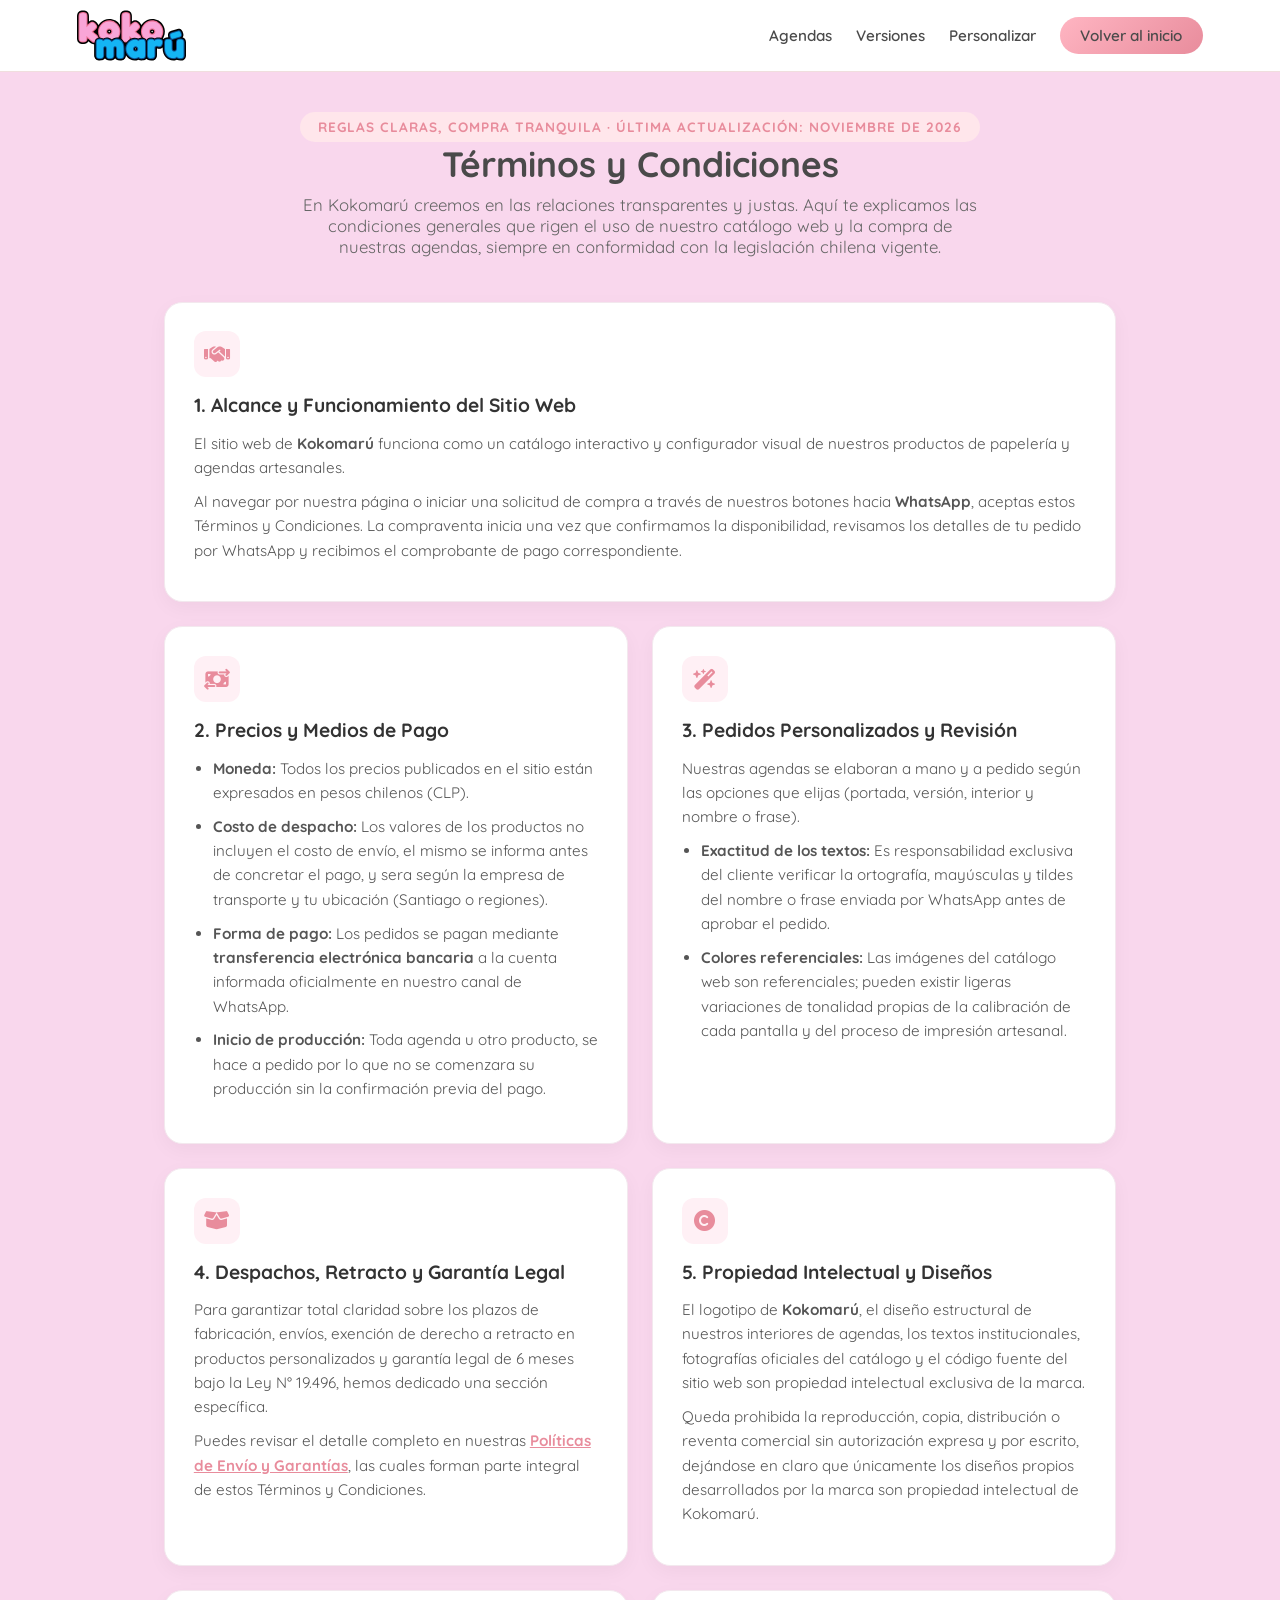
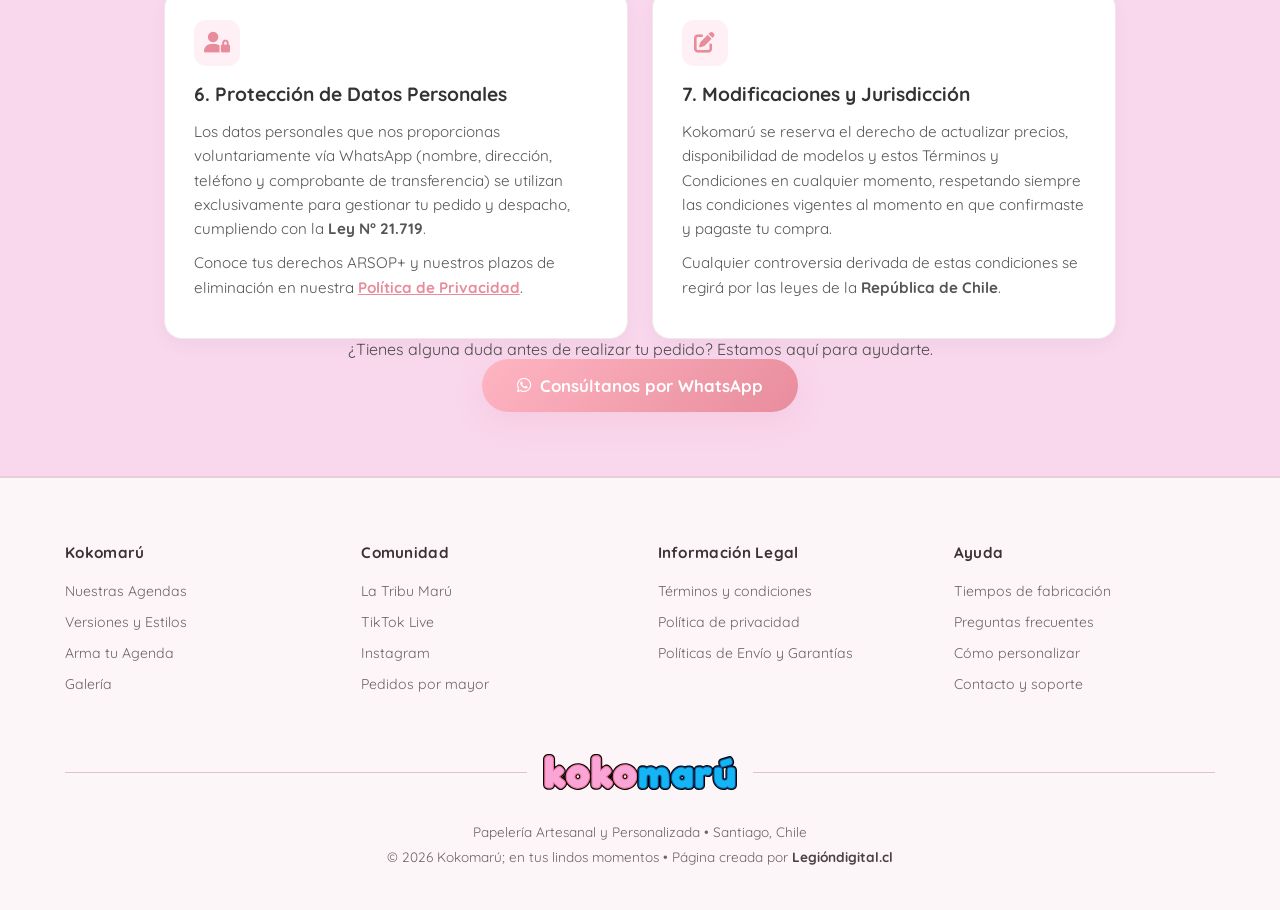
<file: terminos.html>
<!DOCTYPE html>
<html lang="es">
<head>
    <meta charset="UTF-8">
    <meta name="viewport" content="width=device-width, initial-scale=1.0">
    <title>Términos y Condiciones | Kokomarú</title>
    <meta name="description" content="Conoce los términos y condiciones de compra, personalización, pagos y propiedad intelectual de Kokomarú.">
    
    <!-- Fuentes e Íconos -->
    <link href="https://fonts.googleapis.com/css2?family=Quicksand:wght@400;500;600;700&display=swap" rel="stylesheet">
    <link rel="stylesheet" href="https://cdnjs.cloudflare.com/ajax/libs/font-awesome/6.4.0/css/all.min.css">
    <link rel="stylesheet" href="style.css">
</head>
<body>

    <!-- NAVBAR -->
    <nav class="navbar">
        <a href="index.html" class="logo">
            <img src="svg/logo-cuadrado-60.svg" alt="Kokomarú" class="navbar-logo">
        </a>
        <div class="nav-links">
            <a href="index.html#categorias">Agendas</a>
            <a href="index.html#precios">Versiones</a>
            <a href="index.html#catalogo-info">Personalizar</a>
            <a href="index.html" class="btn-nav-custom" style="text-decoration: none;">Volver al inicio</a>
        </div>
    </nav>

    <!-- CONTENIDO PRINCIPAL DE TÉRMINOS Y CONDICIONES -->
    <main class="section-container policies-page">
        <div class="policies-header">
            <span class="brand-tag">Reglas claras, compra tranquila · Última actualización: Noviembre de 2026</span>
            <h1>Términos y Condiciones</h1>
            <p class="section-desc">En Kokomarú creemos en las relaciones transparentes y justas. Aquí te explicamos las condiciones generales que rigen el uso de nuestro catálogo web y la compra de nuestras agendas, siempre en conformidad con la legislación chilena vigente.</p>
        </div>

        <div class="policies-grid">
            
            <!-- 1. ALCANCE Y FUNCIONAMIENTO (A ANCHO COMPLETO) -->
            <article class="policy-card full-width-card">
                <div class="policy-icon"><i class="fa-solid fa-handshake"></i></div>
                <h2>1. Alcance y Funcionamiento del Sitio Web</h2>
                <p>El sitio web de <strong>Kokomarú</strong> funciona como un catálogo interactivo y configurador visual de nuestros productos de papelería y agendas artesanales.</p>
                <p>Al navegar por nuestra página o iniciar una solicitud de compra a través de nuestros botones hacia <strong>WhatsApp</strong>, aceptas estos Términos y Condiciones. La compraventa inicia una vez que confirmamos la disponibilidad, revisamos los detalles de tu pedido por WhatsApp y recibimos el comprobante de pago correspondiente.</p>
            </article>

            <!-- 2. PRECIOS Y MEDIOS DE PAGO -->
            <article class="policy-card">
                <div class="policy-icon"><i class="fa-solid fa-money-bill-transfer"></i></div>
                <h2>2. Precios y Medios de Pago</h2>
                <ul>
                    <li><strong>Moneda:</strong> Todos los precios publicados en el sitio están expresados en pesos chilenos (CLP).</li>
                    <li><strong>Costo de despacho:</strong> Los valores de los productos no incluyen el costo de envío, el mismo se informa antes de concretar el pago, y sera según la empresa de transporte y tu ubicación (Santiago o regiones).</li>
                    <li><strong>Forma de pago:</strong> Los pedidos se pagan mediante <strong>transferencia electrónica bancaria</strong> a la cuenta informada oficialmente en nuestro canal de WhatsApp.</li>
                    <li><strong>Inicio de producción:</strong> Toda agenda u otro producto, se hace a pedido por lo que no se comenzara su producción sin la confirmación previa del pago.</li>
                </ul>
            </article>

            <!-- 3. PERSONALIZACIÓN Y RESPONSABILIDAD DE DATOS -->
            <article class="policy-card">
                <div class="policy-icon"><i class="fa-solid fa-wand-magic-sparkles"></i></div>
                <h2>3. Pedidos Personalizados y Revisión</h2>
                <p>Nuestras agendas se elaboran a mano y a pedido según las opciones que elijas (portada, versión, interior y nombre o frase).</p>
                <ul>
                    <li><strong>Exactitud de los textos:</strong> Es responsabilidad exclusiva del cliente verificar la ortografía, mayúsculas y tildes del nombre o frase enviada por WhatsApp antes de aprobar el pedido.</li>
                    <li><strong>Colores referenciales:</strong> Las imágenes del catálogo web son referenciales; pueden existir ligeras variaciones de tonalidad propias de la calibración de cada pantalla y del proceso de impresión artesanal.</li>
                </ul>
            </article>

            <!-- 4. DESPACHOS, RETRACTO Y GARANTÍA -->
            <article class="policy-card">
                <div class="policy-icon"><i class="fa-solid fa-box-open"></i></div>
                <h2>4. Despachos, Retracto y Garantía Legal</h2>
                <p>Para garantizar total claridad sobre los plazos de fabricación, envíos, exención de derecho a retracto en productos personalizados y garantía legal de 6 meses bajo la Ley N° 19.496, hemos dedicado una sección específica.</p>
                <p class="legal-link-box">
                    Puedes revisar el detalle completo en nuestras <a href="politicas.html" style="color: var(--pink-dark, #e05a87); font-weight: 700;">Políticas de Envío y Garantías</a>, las cuales forman parte integral de estos Términos y Condiciones.
                </p>
            </article>

            <!-- 5. PROPIEDAD INTELECTUAL -->
            <article class="policy-card">
                <div class="policy-icon"><i class="fa-solid fa-copyright"></i></div>
                <h2>5. Propiedad Intelectual y Diseños</h2>
                <p>El logotipo de <strong>Kokomarú</strong>, el diseño estructural de nuestros interiores de agendas, los textos institucionales, fotografías oficiales del catálogo y el código fuente del sitio web son propiedad intelectual exclusiva de la marca.</p>
                <p>Queda prohibida la reproducción, copia, distribución o reventa comercial sin autorización expresa y por escrito, dejándose en claro que únicamente los diseños propios desarrollados por la marca son propiedad intelectual de Kokomarú.</p>
            </article>

            <!-- 6. PROTECCIÓN DE DATOS PERSONALES -->
            <article class="policy-card">
                <div class="policy-icon"><i class="fa-solid fa-user-lock"></i></div>
                <h2>6. Protección de Datos Personales</h2>
                <p>Los datos personales que nos proporcionas voluntariamente vía WhatsApp (nombre, dirección, teléfono y comprobante de transferencia) se utilizan exclusivamente para gestionar tu pedido y despacho, cumpliendo con la <strong>Ley N° 21.719</strong>.</p>
                <p class="legal-link-box">
                    Conoce tus derechos ARSOP+ y nuestros plazos de eliminación en nuestra <a href="privacidad.html" style="color: var(--pink-dark, #e05a87); font-weight: 700;">Política de Privacidad</a>.
                </p>
            </article>

            <!-- 7. MODIFICACIONES Y CONTACTO -->
            <article class="policy-card">
                <div class="policy-icon"><i class="fa-solid fa-pen-to-square"></i></div>
                <h2>7. Modificaciones y Jurisdicción</h2>
                <p>Kokomarú se reserva el derecho de actualizar precios, disponibilidad de modelos y estos Términos y Condiciones en cualquier momento, respetando siempre las condiciones vigentes al momento en que confirmaste y pagaste tu compra.</p>
                <p>Cualquier controversia derivada de estas condiciones se regirá por las leyes de la <strong>República de Chile</strong>.</p>
            </article>

        </div>

        <!-- BOTÓN DE CONTACTO WHATSAPP -->
        <div class="policies-cta">
            <p>¿Tienes alguna duda antes de realizar tu pedido? Estamos aquí para ayudarte.</p>
            <a href="https://wa.me/56900000000?text=Hola%20Kokomar%C3%BA,%20tengo%20una%20consulta%20sobre%20los%20T%C3%A9rminos%20y%20Condiciones" target="_blank" class="btn-primary" style="display: inline-flex; text-decoration: none;">
                <i class="fa-brands fa-whatsapp"></i> Consúltanos por WhatsApp
            </a>
        </div>
    </main>

    <!-- FOOTER DINÁMICO -->
    <div id="footer-placeholder"></div>

    <!-- Script mínimo para cargar el footer -->
    <script>
        fetch('footer.html')
            .then(response => response.text())
            .then(data => {
                document.getElementById('footer-placeholder').innerHTML = data;
            });
    </script>
</body>
</html>
</file>
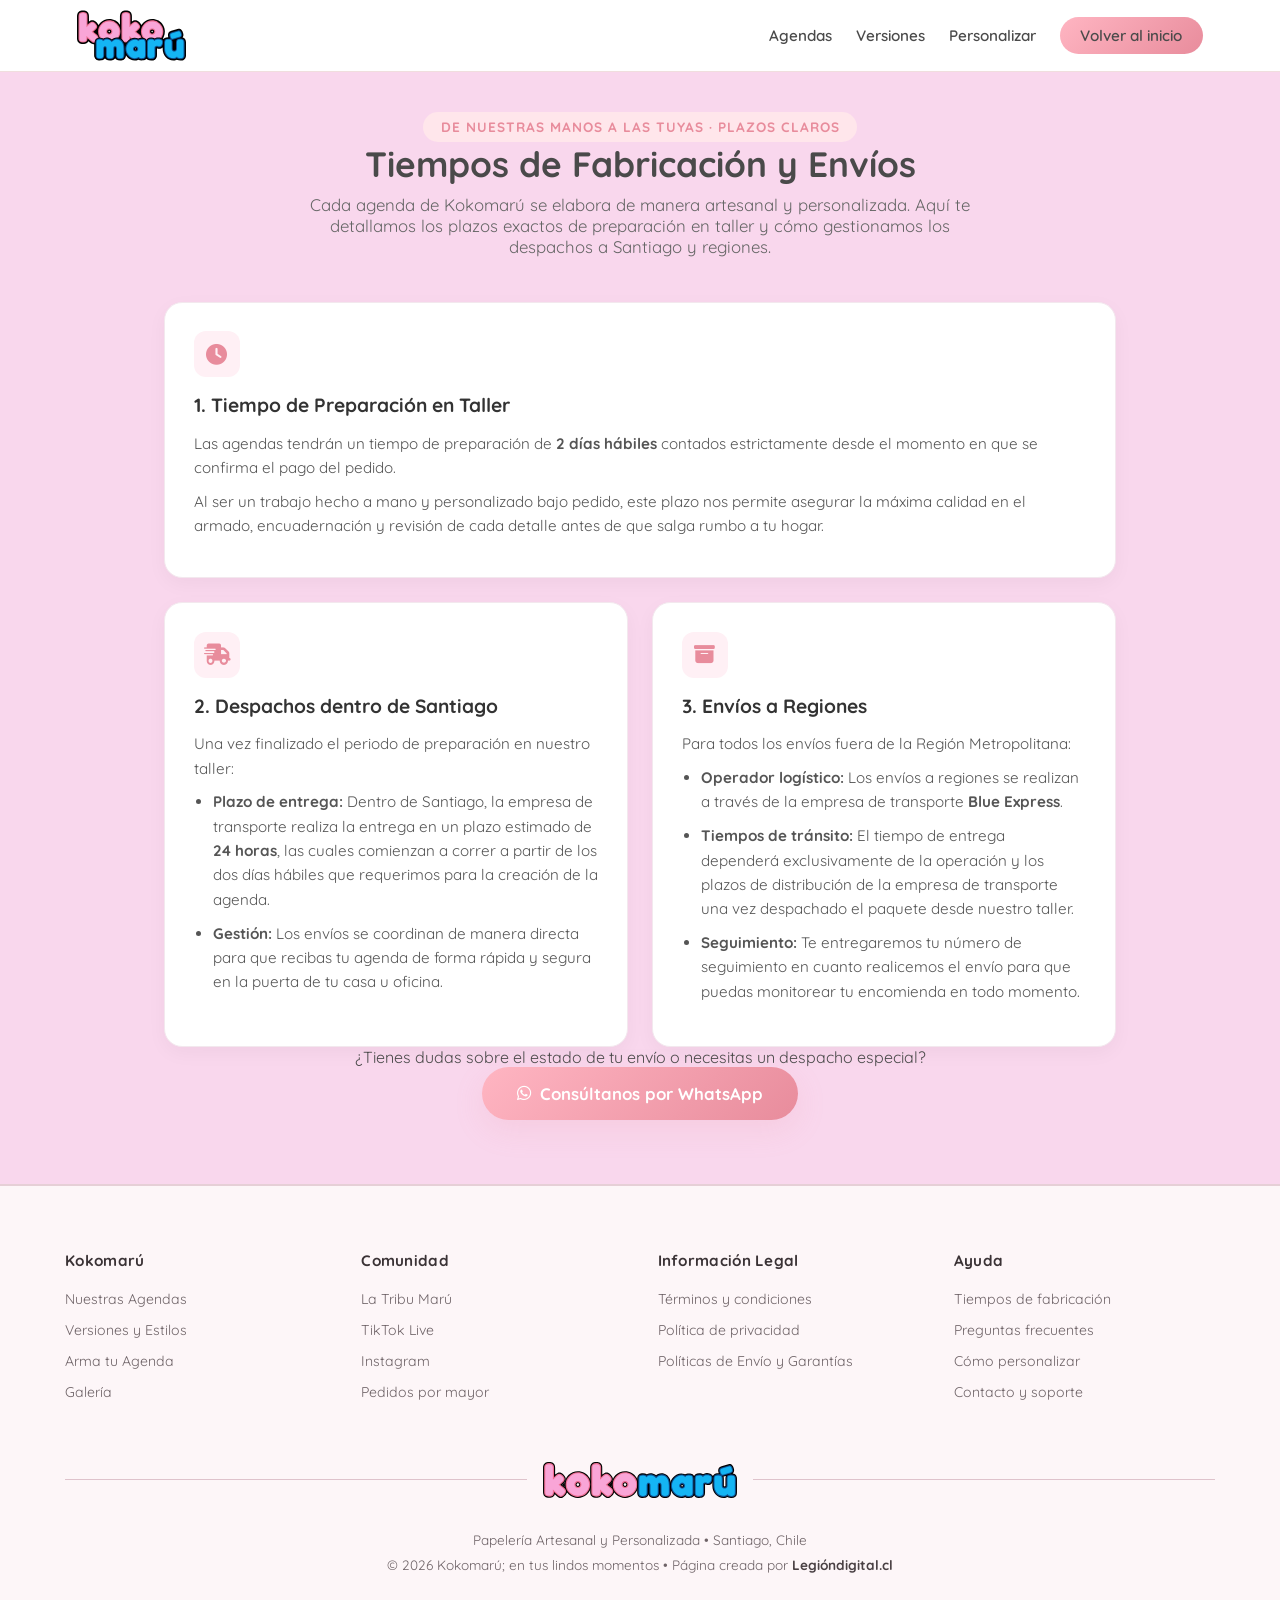
<file: tiempos-de-fabricacion.html>
<!DOCTYPE html>
<html lang="es">
<head>
    <meta charset="UTF-8">
    <meta name="viewport" content="width=device-width, initial-scale=1.0">
    <title>Tiempos de Fabricación y Envíos | Kokomarú</title>
    <meta name="description" content="Conoce los tiempos de preparación en taller, despachos en 24 horas en Santiago y envíos a regiones con Blue Express en Kokomarú.">
    
    <!-- Fuentes e Íconos -->
    <link href="https://fonts.googleapis.com/css2?family=Quicksand:wght@400;500;600;700&display=swap" rel="stylesheet">
    <link rel="stylesheet" href="https://cdnjs.cloudflare.com/ajax/libs/font-awesome/6.4.0/css/all.min.css">
    <link rel="stylesheet" href="style.css">
</head>
<body>

    <!-- NAVBAR -->
    <nav class="navbar">
        <a href="index.html" class="logo">
            <img src="svg/logo-cuadrado-60.svg" alt="Kokomarú" class="navbar-logo">
        </a>
        <div class="nav-links">
            <a href="index.html#categorias">Agendas</a>
            <a href="index.html#precios">Versiones</a>
            <a href="index.html#catalogo-info">Personalizar</a>
            <a href="index.html" class="btn-nav-custom" style="text-decoration: none;">Volver al inicio</a>
        </div>
    </nav>

    <!-- CONTENIDO PRINCIPAL DE TIEMPOS DE FABRICACIÓN Y ENVÍOS -->
    <main class="section-container policies-page">
        <div class="policies-header">
            <span class="brand-tag">De nuestras manos a las tuyas · Plazos claros</span>
            <h1>Tiempos de Fabricación y Envíos</h1>
            <p class="section-desc">Cada agenda de Kokomarú se elabora de manera artesanal y personalizada. Aquí te detallamos los plazos exactos de preparación en taller y cómo gestionamos los despachos a Santiago y regiones.</p>
        </div>

        <div class="policies-grid">
            
            <!-- 1. TIEMPO DE PREPARACIÓN EN TALLER (A ANCHO COMPLETO) -->
            <article class="policy-card full-width-card">
                <div class="policy-icon"><i class="fa-solid fa-clock"></i></div>
                <h2>1. Tiempo de Preparación en Taller</h2>
                <p>Las agendas tendrán un tiempo de preparación de <strong>2 días hábiles</strong> contados estrictamente desde el momento en que se confirma el pago del pedido.</p>
                <p>Al ser un trabajo hecho a mano y personalizado bajo pedido, este plazo nos permite asegurar la máxima calidad en el armado, encuadernación y revisión de cada detalle antes de que salga rumbo a tu hogar.</p>
            </article>

            <!-- 2. DESPACHOS DENTRO DE SANTIAGO -->
            <article class="policy-card">
                <div class="policy-icon"><i class="fa-solid fa-truck-fast"></i></div>
                <h2>2. Despachos dentro de Santiago</h2>
                <p>Una vez finalizado el periodo de preparación en nuestro taller:</p>
                <ul>
                    <li><strong>Plazo de entrega:</strong> Dentro de Santiago, la empresa de transporte realiza la entrega en un plazo estimado de <strong>24 horas</strong>, las cuales comienzan a correr a partir de los dos días hábiles que requerimos para la creación de la agenda.</li>
                    <li><strong>Gestión:</strong> Los envíos se coordinan de manera directa para que recibas tu agenda de forma rápida y segura en la puerta de tu casa u oficina.</li>
                </ul>
            </article>

            <!-- 3. ENVÍOS A REGIONES (BLUE EXPRESS) -->
            <article class="policy-card">
                <div class="policy-icon"><i class="fa-solid fa-box-archive"></i></div>
                <h2>3. Envíos a Regiones</h2>
                <p>Para todos los envíos fuera de la Región Metropolitana:</p>
                <ul>
                    <li><strong>Operador logístico:</strong> Los envíos a regiones se realizan a través de la empresa de transporte <strong>Blue Express</strong>.</li>
                    <li><strong>Tiempos de tránsito:</strong> El tiempo de entrega dependerá exclusivamente de la operación y los plazos de distribución de la empresa de transporte una vez despachado el paquete desde nuestro taller.</li>
                    <li><strong>Seguimiento:</strong> Te entregaremos tu número de seguimiento en cuanto realicemos el envío para que puedas monitorear tu encomienda en todo momento.</li>
                </ul>
            </article>

        </div>

        <!-- BOTÓN DE CONTACTO WHATSAPP -->
        <div class="policies-cta">
            <p>¿Tienes dudas sobre el estado de tu envío o necesitas un despacho especial?</p>
            <a href="https://wa.me/56900000000?text=Hola%20Kokomar%C3%BA,%20tengo%20una%20consulta%20sobre%20los%20tiempos%20de%20fabricaci%C3%B3n%20y%20env%C3%edos" target="_blank" class="btn-primary" style="display: inline-flex; text-decoration: none;">
                <i class="fa-brands fa-whatsapp"></i> Consúltanos por WhatsApp
            </a>
        </div>
    </main>

    <!-- FOOTER DINÁMICO -->
    <div id="footer-placeholder"></div>

    <!-- Script mínimo para cargar el footer -->
    <script>
        fetch('footer.html')
            .then(response => response.text())
            .then(data => {
                document.getElementById('footer-placeholder').innerHTML = data;
            });
    </script>
</body>
</html>
</file>
<file: style.css>
:root {
    --pink-primary: #ffb5c2;
    --pink-light: #ffe6eb;
    --pink-dark: #e88c9c;
    --blue-primary: #b5e2ff;
    --blue-light: #e6f4ff;
    --blue-dark: #7fc3ff;
    --text-dark: #4a4a4a;
    --bg-color: #f9d7ed;
    --white: #ffffff;
    --gray-border: #f0dede;
    --shadow: 0 10px 30px rgba(232, 140, 156, 0.15);
}

* {
    box-sizing: border-box;
    margin: 0;
    padding: 0;
    font-family: 'Quicksand', sans-serif;
}

html {
    scroll-behavior: smooth;
}

body {
    background-color: var(--bg-color);
    color: var(--text-dark);
    min-height: 100vh;
    overflow-x: hidden;
}

/* NAVBAR */
.navbar {
    display: flex;
    justify-content: space-between;
    align-items: center;
    padding: 8px 6% !important;
    background: var(--white);
    border-bottom: 1px solid var(--gray-border);
    position: sticky;
    top: 0;
    z-index: 100;
}

.logo {
    display: flex;
    align-items: center;
    text-decoration: none;
}

.navbar-logo {
    height: 55px !important;
    width: auto !important;
    display: block;
}

.nav-links {
    display: flex;
    align-items: center;
    gap: 1.5rem;
}

.nav-links a {
    text-decoration: none;
    color: var(--text-dark);
    font-weight: 600;
    font-size: 0.95rem;
    transition: color 0.2s;
}

.nav-links a:hover {
    color: var(--pink-dark);
}

.btn-nav-custom {
    background: linear-gradient(135deg, var(--pink-primary), var(--pink-dark));
    color: var(--white);
    border: none;
    padding: 0.55rem 1.3rem;
    border-radius: 25px;
    font-weight: 700;
    cursor: pointer;
    transition: transform 0.2s;
}

.btn-nav-custom:hover {
    transform: translateY(-2px);
}

@media (max-width: 650px) {
    .nav-links a {
        display: none;
    }
}

/* HERO SECTION */
.hero {
    text-align: center;
    padding: 4.5rem 1.5rem 3rem;
    max-width: 920px;
    margin: 0 auto;
}

.brand-tag {
    display: inline-block;
    background-color: var(--pink-light);
    color: var(--pink-dark);
    padding: 0.4rem 1.1rem;
    border-radius: 20px;
    font-weight: 700;
    font-size: 0.85rem;
    text-transform: uppercase;
    letter-spacing: 1px;
}

.hero h1 {
    font-size: 2.7rem;
    color: var(--text-dark);
    margin: 1.2rem 0;
    font-weight: 700;
    line-height: 1.2;
}

.hero-copy {
    font-size: 1.15rem;
    margin-bottom: 2.2rem;
    color: #666;
    line-height: 1.6;
    max-width: 750px;
    margin-left: auto;
    margin-right: auto;
}

.hero-buttons {
    display: flex;
    justify-content: center;
    gap: 1rem;
    flex-wrap: wrap;
}

.btn-primary {
    background: linear-gradient(135deg, var(--pink-primary), var(--pink-dark));
    color: var(--white);
    border: none;
    padding: 1rem 2.2rem;
    font-size: 1.05rem;
    font-weight: 700;
    border-radius: 30px;
    cursor: pointer;
    box-shadow: var(--shadow);
    transition: transform 0.2s;
    display: inline-flex;
    align-items: center;
    gap: 8px;
}

.btn-primary:hover {
    transform: translateY(-2px);
}

.btn-secondary-hero {
    background: var(--white);
    color: var(--pink-dark);
    border: 2px solid var(--pink-primary);
    padding: 0.95rem 2rem;
    font-size: 1.05rem;
    font-weight: 700;
    border-radius: 30px;
    text-decoration: none;
    cursor: pointer;
    transition: all 0.2s;
}

.btn-secondary-hero:hover {
    background: var(--pink-light);
}

/* BARRA DE REDES Y WHATSAPP */
.social-bar {
    display: flex;
    justify-content: center;
    gap: 1rem;
    flex-wrap: wrap;
    padding: 1rem 5% 3rem;
}

.social-pill {
    text-decoration: none;
    padding: 0.65rem 1.3rem;
    border-radius: 25px;
    font-weight: 700;
    font-size: 0.9rem;
    display: inline-flex;
    align-items: center;
    gap: 8px;
    transition: transform 0.2s;
    background: white;
    border: 1px solid var(--gray-border);
    color: var(--text-dark);
}

.social-pill:hover {
    transform: translateY(-2px);
}

.social-pill.wa i { color: #25d366; font-size: 1.1rem; }
.social-pill.tt i { color: #111; font-size: 1.1rem; }
.social-pill.ig i { color: #e1306c; font-size: 1.1rem; }

/* SECCIONES GENERALES */
.section-container {
    padding: 4rem 8%;
    text-align: center;
}

.section-container h2 {
    font-size: 2.1rem;
    color: var(--text-dark);
    margin-bottom: 0.6rem;
}

.section-desc {
    color: #666;
    margin-bottom: 2.8rem;
    max-width: 680px;
    margin-left: auto;
    margin-right: auto;
    font-size: 1.05rem;
}

.bg-soft-pink {
    background-color: #fff2f6;
}

.bg-soft-blue {
    background-color: #f2f9ff;
}

/* BLOQUE 4A: CATEGORÍAS EN HOME */
.categories-showcase-grid {
    display: grid;
    grid-template-columns: repeat(auto-fit, minmax(230px, 1fr));
    gap: 1.5rem;
}

.home-cat-card {
    background: white;
    border-radius: 20px;
    padding: 1.5rem;
    border: 1px solid var(--gray-border);
    text-align: center;
    transition: transform 0.2s;
}

.home-cat-card:hover {
    transform: translateY(-4px);
    border-color: var(--pink-primary);
}

.home-cat-card img {
    width: 100%;
    height: 150px;
    object-fit: cover;
    border-radius: 14px;
    margin-bottom: 1rem;
}

.home-cat-card h3 {
    font-size: 1.15rem;
    margin-bottom: 0.5rem;
}

.home-cat-card p {
    font-size: 0.9rem;
    color: #666;
}

/* BLOQUE 4B: PRECIOS EN HOME Y FOTO PANORÁMICA */
.panoramic-hotspot-container {
    position: relative;
    width: 100%;
    max-width: 1050px;
    margin: 0 auto 2.5rem auto;
    border-radius: 20px;
    overflow: hidden;
    box-shadow: var(--shadow);
}

.panoramic-image {
    width: 100%;
    max-height: 280px;
    object-fit: cover;
    display: block;
}

.panoramic-hotspot-container .hotspot-item {
    position: absolute;
    transform: translate(-50%, -50%);
    z-index: 10;
}

.panoramic-hotspot-container .hotspot-dot {
    width: 32px;
    height: 32px;
    border-radius: 50%;
    background: rgba(17, 17, 17, 0.7);
    border: 2px solid rgba(255, 255, 255, 0.9);
    cursor: pointer;
    position: relative;
    transition: transform 0.2s ease, background 0.2s ease;
}

.panoramic-hotspot-container .hotspot-dot::after {
    content: "";
    position: absolute;
    top: 50%;
    left: 50%;
    width: 10px;
    height: 10px;
    background: #ffffff;
    border-radius: 50%;
    transform: translate(-50%, -50%);
}

.panoramic-hotspot-container .hotspot-dot:hover,
.panoramic-hotspot-container .hotspot-item.active .hotspot-dot {
    transform: scale(1.15);
    background: var(--pink-dark);
}

.panoramic-hotspot-container .hotspot-card {
    position: absolute;
    top: 50%;
    left: 42px;
    transform: translateY(-50%);
    background: #ffffff;
    color: #111111;
    border-radius: 8px;
    box-shadow: 0 10px 25px rgba(0, 0, 0, 0.2);
    display: flex;
    align-items: stretch;
    min-width: 180px;
    opacity: 0;
    visibility: hidden;
    transition: opacity 0.2s ease, visibility 0.2s ease;
    z-index: 20;
}

.panoramic-hotspot-container .hotspot-item.active .hotspot-card {
    opacity: 1;
    visibility: visible;
}

.hotspot-info {
    padding: 0.6rem 0.9rem;
    flex: 1;
}

.hotspot-info strong {
    display: block;
    font-size: 0.85rem;
    text-transform: uppercase;
}

.hotspot-info span {
    display: block;
    font-size: 0.75rem;
    color: #666;
    margin-bottom: 0.2rem;
}

.hotspot-price {
    font-size: 1.05rem;
    font-weight: 700;
    margin: 0;
    color: var(--pink-dark);
}

/* GRILLA DE PRECIOS GENERAL */
.pricing-showcase-grid {
    display: grid;
    grid-template-columns: repeat(auto-fit, minmax(280px, 1fr));
    gap: 1.8rem;
    max-width: 1050px;
    margin: 0 auto;
}

.home-price-card {
    background: white;
    border-radius: 22px;
    padding: 2rem 1.5rem;
    border: 2px solid var(--gray-border);
    display: flex;
    flex-direction: column;
    position: relative;
}

.home-price-card.featured {
    border-color: var(--pink-dark);
    box-shadow: var(--shadow);
}

.popular-badge {
    position: absolute;
    top: -12px;
    left: 50%;
    transform: translateX(-50%);
    background: var(--pink-dark);
    color: white;
    padding: 0.25rem 1rem;
    border-radius: 15px;
    font-size: 0.8rem;
    font-weight: 700;
}

.home-price-card h3 {
    font-size: 1.25rem;
    margin-bottom: 0.8rem;
}

.home-price-amount {
    font-size: 2rem;
    font-weight: 700;
    color: var(--pink-dark);
    margin-bottom: 1.2rem;
}

.home-price-card p {
    white-space: pre-line;
    text-align: left;
    font-size: 0.92rem;
    color: #555;
    line-height: 1.7;
    margin-bottom: 1.5rem;
    flex: 1;
}

.desktop-only { display: block; }
.mobile-only { display: none; }

.card-mobile-image {
    position: relative;
    width: 100%;
    height: 160px;
    border-radius: 12px;
    overflow: hidden;
    margin-bottom: 1.2rem;
    cursor: pointer;
}

.card-mobile-image img {
    width: 100%;
    height: 100%;
    object-fit: cover;
    transition: transform 0.3s;
}

.card-mobile-image:hover img {
    transform: scale(1.05);
}

.zoom-hint {
    position: absolute;
    bottom: 8px;
    right: 8px;
    background: rgba(0, 0, 0, 0.6);
    color: white;
    font-size: 0.7rem;
    padding: 0.2rem 0.5rem;
    border-radius: 6px;
    pointer-events: none;
}

@media (max-width: 768px) {
    .desktop-only { display: none !important; }
    .mobile-only { display: block !important; }

    .pricing-showcase-grid {
        display: flex;
        overflow-x: auto;
        scroll-snap-type: x mandatory;
        gap: 1rem;
        padding: 1rem 0.5rem 1.5rem 0.5rem;
        justify-content: flex-start;
        -webkit-overflow-scrolling: touch;
    }

    .home-price-card {
        min-width: 85%;
        max-width: 85%;
        flex: 0 0 auto;
        scroll-snap-align: center;
        padding: 1.5rem 1.2rem;
    }
}

/* SECCIÓN COMPARADOR VISUAL (ESTUDIO KOKOMARÚ) */
.comparador-section {
    padding: 4rem 1.5rem;
    max-width: 1100px;
    margin: 0 auto;
}

.comparador-header {
    text-align: center;
    margin-bottom: 2.5rem;
}

.comparador-header h2 {
    font-size: 2rem;
    color: var(--text-dark);
    margin-bottom: 0.5rem;
}

.comparador-header p {
    color: #666;
    font-size: 1.05rem;
}

.comparador-grid {
    display: grid;
    grid-template-columns: repeat(auto-fit, minmax(300px, 1fr));
    gap: 2rem;
    align-items: stretch;
}

.comparador-card {
    background: #ffffff;
    border: 2px solid #eae5de;
    border-radius: 16px;
    padding: 2rem;
    display: flex;
    flex-direction: column;
    position: relative;
    box-shadow: 0 4px 20px rgba(0, 0, 0, 0.03);
    transition: transform 0.2s ease, box-shadow 0.2s ease;
}

.comparador-card:hover {
    transform: translateY(-4px);
    box-shadow: 0 8px 25px rgba(0, 0, 0, 0.06);
}

.comparador-card.popular {
    border-color: var(--pink-dark);
    box-shadow: 0 6px 25px rgba(217, 119, 136, 0.12);
}

.version-badge {
    align-self: flex-start;
    background-color: #f0ebe6;
    color: #555;
    font-size: 0.75rem;
    font-weight: 700;
    text-transform: uppercase;
    padding: 0.3rem 0.8rem;
    border-radius: 20px;
    margin-bottom: 1rem;
    letter-spacing: 0.5px;
}

.popular-badge {
    background-color: var(--pink-dark);
    color: #ffffff;
}

.comparador-card h3 {
    font-size: 1.5rem;
    color: var(--text-dark);
    margin-bottom: 1.5rem;
}

.features-list {
    list-style: none;
    display: flex;
    flex-direction: column;
    gap: 0.9rem;
}

.features-list li {
    display: flex;
    align-items: flex-start;
    gap: 0.75rem;
    font-size: 0.95rem;
    color: #444;
    line-height: 1.4;
}

.features-list li i.fa-check {
    color: #27ae60;
    margin-top: 0.2rem;
}

.features-list li.disabled {
    color: #aaa;
}

.features-list li.disabled i.fa-xmark {
    color: #ccc;
    margin-top: 0.2rem;
}

/* SECCIÓN CATÁLOGO DEDICADA */
.catalog-banner {
    background: white;
    border: 2px solid var(--blue-primary);
    border-radius: 28px;
    padding: 3rem;
    display: grid;
    grid-template-columns: 1.3fr 1fr;
    gap: 2.5rem;
    align-items: center;
    text-align: left;
}

@media (max-width: 820px) {
    .catalog-banner {
        grid-template-columns: 1fr;
        padding: 2rem 1.5rem;
    }
}

.catalog-text h2 {
    margin: 0.8rem 0 1rem;
    font-size: 1.9rem;
}

.catalog-text p {
    color: #666;
    margin-bottom: 1.2rem;
    line-height: 1.6;
}

.catalog-checklist {
    list-style: none;
    margin-bottom: 2rem;
}

.catalog-checklist li {
    margin-bottom: 0.7rem;
    font-size: 0.95rem;
    display: flex;
    align-items: flex-start;
    gap: 10px;
}

.catalog-checklist i {
    color: var(--pink-dark);
    margin-top: 4px;
}

.catalog-visual img {
    width: 100%;
    border-radius: 20px;
    object-fit: cover;
    height: 320px;
}

/* AGENDAS LISTAS */
.ready-grid {
    display: grid;
    grid-template-columns: repeat(auto-fit, minmax(280px, 1fr));
    gap: 2rem;
}

.ready-card {
    background: white;
    border-radius: 20px;
    overflow: hidden;
    border: 1px solid #d9ecff;
    text-align: left;
    display: flex;
    flex-direction: column;
}

.ready-card img {
    width: 100%;
    height: 200px;
    object-fit: cover;
}

.ready-card-body {
    padding: 1.5rem;
    display: flex;
    flex-direction: column;
    flex: 1;
}

.ready-card-body h3 {
    font-size: 1.15rem;
    margin-bottom: 0.5rem;
}

.ready-card-body p {
    font-size: 0.9rem;
    color: #666;
    margin-bottom: 1rem;
    flex: 1;
}

.ready-price {
    font-weight: 700;
    color: var(--pink-dark);
    font-size: 1.25rem;
    margin-bottom: 1rem;
}

.btn-buy-ready {
    background: #25d366;
    color: white;
    text-decoration: none;
    text-align: center;
    padding: 0.8rem;
    border-radius: 12px;
    font-weight: 700;
    display: flex;
    align-items: center;
    justify-content: center;
    gap: 8px;
}

/* CARRUSELES INFINITOS CRUZADOS */
.social-proof-section {
    padding: 4.5rem 0;
    background: var(--white);
    overflow: hidden;
}

.section-header-center {
    text-align: center;
    padding: 0 1.5rem;
    margin-bottom: 2.5rem;
}

.section-header-center h2 {
    font-size: 2.1rem;
    margin-bottom: 0.5rem;
}

.section-header-center p {
    color: #666;
}

.marquee-wrapper {
    width: 100%;
    overflow: hidden;
    position: relative;
}

.marquee-track {
    display: flex;
    gap: 1.2rem;
    width: max-content;
}

.track-left {
    animation: scrollLeft 32s linear infinite;
}

.track-right {
    animation: scrollRight 32s linear infinite;
}

.marquee-wrapper:hover .marquee-track {
    animation-play-state: paused;
}

@keyframes scrollLeft {
    0% { transform: translateX(0); }
    100% { transform: translateX(-50%); }
}

@keyframes scrollRight {
    0% { transform: translateX(-50%); }
    100% { transform: translateX(0); }
}

.media-card {
    width: 240px;
    height: 310px;
    border-radius: 18px;
    overflow: hidden;
    position: relative;
    border: 2px solid var(--pink-light);
    background: #f8f8f8;
    flex-shrink: 0;
}

.media-card img,
.media-card video {
    width: 100%;
    height: 100%;
    object-fit: cover;
    display: block;
}

.media-badge {
    position: absolute;
    top: 10px;
    left: 10px;
    background: rgba(0,0,0,0.65);
    color: white;
    padding: 3px 9px;
    border-radius: 12px;
    font-size: 0.75rem;
    font-weight: 600;
}

/* MODAL CONFIGURADOR */
.modal-overlay {
    position: fixed;
    top: 0;
    left: 0;
    width: 100%;
    height: 100%;
    background: rgba(0, 0, 0, 0.45);
    backdrop-filter: blur(5px);
    display: none;
    justify-content: center;
    align-items: center;
    z-index: 1000;
    padding: 1rem;
}

.modal-overlay.active {
    display: flex;
}

.modal-container {
    background: var(--white);
    width: 100%;
    max-width: 850px;
    height: 86vh;
    border-radius: 24px;
    box-shadow: 0 20px 40px rgba(0,0,0,0.15);
    display: flex;
    flex-direction: column;
    position: relative;
    overflow: hidden;
}

.modal-close {
    position: absolute;
    top: 1.1rem;
    right: 1.2rem;
    background: var(--pink-light);
    border: none;
    color: var(--pink-dark);
    width: 36px;
    height: 36px;
    border-radius: 50%;
    font-size: 1.1rem;
    cursor: pointer;
    display: flex;
    align-items: center;
    justify-content: center;
    z-index: 20;
    transition: background 0.2s;
}

.modal-close:hover {
    background: var(--pink-primary);
    color: var(--white);
}

.modal-header {
    padding: 1rem 4.8rem 1rem 1.8rem;
    border-bottom: 1px solid var(--gray-border);
    display: flex;
    justify-content: space-between;
    align-items: center;
    background-color: #fffafc;
    gap: 1rem;
}

.step-indicator {
    display: flex;
    align-items: center;
    gap: 6px;
}

#stepIndicatorMain {
    font-size: 1.05rem;
    color: var(--pink-dark);
    font-weight: 700;
}

#stepIndicatorMain::after {
    content: ":";
}

#stepIndicatorSub {
    font-size: 1.05rem;
    color: var(--pink-dark);
    font-weight: 700;
}

.btn-help-wa {
    background-color: #25d366;
    color: white;
    padding: 0.45rem 1rem;
    border-radius: 20px;
    text-decoration: none;
    font-weight: 700;
    font-size: 0.85rem;
    display: flex;
    align-items: center;
    gap: 6px;
    white-space: nowrap;
    margin-right: 0.8rem;
}

@media (max-width: 600px) {
    .modal-header {
        padding: 0.9rem 3.8rem 0.9rem 1.2rem;
    }
    .step-indicator {
        flex-direction: column;
        align-items: flex-start;
        gap: 2px;
    }
    #stepIndicatorMain {
        font-size: 0.8rem;
        color: #888;
    }
    #stepIndicatorMain::after {
        content: "";
    }
    #stepIndicatorSub {
        font-size: 0.98rem;
        line-height: 1.2;
    }
    .btn-help-wa {
        padding: 0.35rem 0.75rem;
        font-size: 0.78rem;
        margin-right: 0.4rem;
    }
}

.modal-body {
    flex: 1;
    overflow-y: auto;
    padding: 1.8rem;
}

.step-content {
    display: none;
}

.step-content.active {
    display: block;
}

.step-content h2 {
    color: var(--text-dark);
    font-size: 1.55rem;
    margin-bottom: 0.3rem;
}

.step-subtitle {
    color: #777;
    margin-bottom: 1.5rem;
    font-size: 0.95rem;
}

.options-grid {
    display: grid;
    grid-template-columns: repeat(auto-fit, minmax(210px, 1fr));
    gap: 1.2rem;
}

.vertical-grid {
    grid-template-columns: 1fr;
}

.option-card {
    background: var(--white);
    border: 2px solid var(--gray-border);
    border-radius: 16px;
    padding: 1.2rem;
    text-align: center;
    cursor: pointer;
    transition: all 0.2s;
    display: flex;
    flex-direction: column;
    align-items: center;
}

.option-card:hover {
    border-color: var(--pink-primary);
}

.option-card.selected {
    border-color: var(--pink-dark);
    background-color: var(--pink-light);
}

.option-img-container {
    width: 100%;
    height: 140px;
    border-radius: 12px;
    overflow: hidden;
    margin-bottom: 1rem;
    background: #f9f9f9;
    position: relative;
}

.option-img-container img {
    width: 100%;
    height: 100%;
    object-fit: cover;
}

.zoom-icon-hint {
    position: absolute;
    bottom: 8px;
    right: 8px;
    background: rgba(0,0,0,0.6);
    color: white;
    padding: 4px 8px;
    border-radius: 6px;
    font-size: 0.75rem;
}

.option-card h3 {
    font-size: 1.1rem;
    margin-bottom: 0.5rem;
}

.option-card p {
    font-size: 0.85rem;
    color: #666;
    margin-bottom: 1rem;
    flex: 1;
}

.option-price {
    font-weight: 700;
    color: var(--pink-dark);
    font-size: 1.15rem;
    margin-bottom: 0.8rem;
}

.btn-select-card {
    background: var(--white);
    border: 1px solid var(--pink-dark);
    color: var(--pink-dark);
    padding: 0.45rem 1.2rem;
    border-radius: 20px;
    font-weight: 700;
    font-size: 0.9rem;
    width: 100%;
}

.option-card.selected .btn-select-card {
    background: var(--pink-dark);
    color: var(--white);
}

.tematica-grid {
    grid-template-columns: repeat(auto-fit, minmax(155px, 1fr));
}

.tematica-card .option-img-container {
    height: 120px;
}

/* PASO 4: SECCIONES */
.section-block {
    background: #fff;
    border: 1px solid var(--gray-border);
    border-radius: 16px;
    padding: 1.4rem;
    margin-bottom: 1.4rem;
}

.section-block h3 {
    font-size: 1.15rem;
    margin-bottom: 1rem;
    display: flex;
    align-items: center;
    gap: 8px;
}

.section-options-grid {
    display: grid;
    grid-template-columns: repeat(auto-fit, minmax(135px, 1fr));
    gap: 1rem;
}

.sub-option-card {
    border: 2px solid var(--gray-border);
    border-radius: 12px;
    padding: 0.8rem;
    text-align: center;
    cursor: pointer;
    background: #fff;
}

.sub-option-card.selected {
    border-color: var(--blue-dark);
    background-color: var(--blue-light);
}

.sub-option-card img {
    width: 100%;
    height: 90px;
    object-fit: cover;
    border-radius: 8px;
    margin-bottom: 0.5rem;
}

.sub-option-card span {
    font-size: 0.88rem;
    font-weight: 600;
    display: block;
    margin-bottom: 0.5rem;
}

/* ENVÍO */
.shipping-section {
    margin-top: 2rem;
    background: #fffafc;
    border: 1px solid var(--pink-light);
    border-radius: 16px;
    padding: 1.5rem;
}

.shipping-section h3 {
    margin-bottom: 1rem;
    font-size: 1.2rem;
    color: var(--pink-dark);
}

.shipping-options {
    display: flex;
    flex-direction: column;
    gap: 0.8rem;
}

.shipping-card {
    display: flex;
    align-items: center;
    gap: 12px;
    background: white;
    border: 2px solid var(--gray-border);
    padding: 1rem;
    border-radius: 12px;
    cursor: pointer;
}

.shipping-card input {
    accent-color: var(--pink-dark);
    width: 18px;
    height: 18px;
}

.ship-info {
    display: flex;
    justify-content: space-between;
    width: 100%;
    align-items: center;
    gap: 10px;
}

.ship-info .price {
    font-weight: 700;
    color: var(--pink-dark);
}

/* ACCIONES FINALES */
.final-actions {
    margin-top: 2rem;
    display: flex;
    flex-direction: column;
    gap: 1rem;
}

.btn-secondary {
    background: var(--blue-light);
    color: #2b73b9;
    border: 1px solid var(--blue-dark);
    padding: 0.85rem 1.5rem;
    border-radius: 12px;
    font-weight: 700;
    cursor: pointer;
    display: flex;
    align-items: center;
    justify-content: center;
    gap: 8px;
}

.summary-box {
    background: #fdf8fa;
    border: 1px dashed var(--pink-dark);
    border-radius: 12px;
    padding: 1.2rem;
    font-size: 0.95rem;
    line-height: 1.6;
}

.summary-box ul {
    list-style: none;
}

.summary-box li {
    padding: 4px 0;
    border-bottom: 1px solid #f0e6ec;
}

.summary-total {
    margin-top: 0.8rem;
    font-weight: 700;
    color: var(--pink-dark);
    font-size: 1.15rem;
    text-align: right;
}

.action-buttons-group {
    display: flex;
    flex-direction: column;
    gap: 0.6rem;
}

.btn-whatsapp-main {
    background-color: #25d366;
    color: white;
    text-decoration: none;
    padding: 1rem;
    border-radius: 14px;
    font-weight: 700;
    font-size: 1.1rem;
    display: flex;
    align-items: center;
    justify-content: center;
    gap: 10px;
}

.whatsapp-subtext {
    text-align: center;
    font-size: 0.85rem;
    color: #777;
    margin-bottom: 0.5rem;
}

.btn-friend {
    background: #fff;
    border: 2px solid var(--blue-dark);
    color: #2b73b9;
    padding: 0.85rem;
    border-radius: 14px;
    font-weight: 700;
    cursor: pointer;
    display: flex;
    align-items: center;
    justify-content: center;
    gap: 8px;
}

.modal-footer {
    padding: 1rem 1.8rem;
    border-top: 1px solid var(--gray-border);
    display: flex;
    background-color: #fffafc;
}

.btn-nav {
    background: var(--pink-dark);
    color: white;
    border: none;
    padding: 0.7rem 1.8rem;
    border-radius: 25px;
    font-weight: 700;
    cursor: pointer;
    display: flex;
    align-items: center;
    gap: 8px;
}

.btn-nav:disabled {
    background: #ccc;
    cursor: not-allowed;
}

#prevStepBtn {
    background: #eee;
    color: #666;
}

/* MODALES SECUNDARIOS (ZOOM Y AMIGA) */
.zoom-modal {
    position: fixed;
    top: 0;
    left: 0;
    width: 100%;
    height: 100%;
    background: rgba(0,0,0,0.85);
    display: none;
    justify-content: center;
    align-items: center;
    z-index: 2000;
    padding: 1.5rem;
}

.zoom-modal.active {
    display: flex;
}

.zoom-modal img {
    max-width: 90%;
    max-height: 85vh;
    border-radius: 12px;
}

.zoom-close {
    position: absolute;
    top: 1.5rem;
    right: 2rem;
    background: white;
    border: none;
    width: 40px;
    height: 40px;
    border-radius: 50%;
    font-size: 1.3rem;
    cursor: pointer;
}

.friend-modal-overlay {
    position: fixed;
    top: 0;
    left: 0;
    width: 100%;
    height: 100%;
    background: rgba(0,0,0,0.5);
    backdrop-filter: blur(4px);
    display: none;
    justify-content: center;
    align-items: center;
    z-index: 1500;
    padding: 1rem;
}

.friend-modal-overlay.active {
    display: flex;
}

.friend-modal-content {
    background: white;
    padding: 2rem;
    border-radius: 20px;
    width: 100%;
    max-width: 400px;
    text-align: center;
}

.friend-modal-content h3 {
    color: var(--pink-dark);
    margin-bottom: 0.5rem;
}

.friend-modal-content p {
    font-size: 0.9rem;
    color: #666;
    margin-bottom: 1.2rem;
}

.phone-input-group {
    display: flex;
    align-items: center;
    border: 2px solid var(--gray-border);
    border-radius: 12px;
    overflow: hidden;
    margin-bottom: 1.5rem;
    background: #fdf8fa;
}

.prefix {
    background: var(--pink-light);
    color: var(--pink-dark);
    padding: 0.8rem 1rem;
    font-weight: 700;
}

.phone-input-group input {
    border: none;
    padding: 0.8rem;
    font-size: 1.1rem;
    width: 100%;
    outline: none;
    background: transparent;
}

.friend-modal-buttons {
    display: flex;
    gap: 10px;
}

.btn-cancel {
    background: #eee;
    border: none;
    padding: 0.7rem 1rem;
    border-radius: 10px;
    font-weight: 600;
    cursor: pointer;
    flex: 1;
}

.btn-friend-send {
    background: var(--blue-dark);
    color: white;
    border: none;
    padding: 0.7rem 1rem;
    border-radius: 10px;
    font-weight: 700;
    cursor: pointer;
    flex: 1.4;
}

/* ========================================================================= */
/* ESTILOS PÁGINA DE POLÍTICAS, TÉRMINOS Y GARANTÍAS (TARJETAS RESTAURADAS) */
/* ========================================================================= */
.policies-page {
    max-width: 1000px;
    margin: 0 auto;
    padding-top: 2.5rem;
    padding-bottom: 4rem;
    padding-left: 1.5rem;
    padding-right: 1.5rem;
}

.policies-header {
    text-align: center;
    margin-bottom: 2.5rem;
}

.policies-header h1 {
    font-size: 2.2rem;
    color: var(--text-dark);
    margin-bottom: 0.5rem;
}

.policies-grid {
    display: grid;
    grid-template-columns: repeat(2, 1fr);
    gap: 1.5rem;
}

.policy-card {
    background: #ffffff;
    border-radius: 18px;
    padding: 1.8rem;
    box-shadow: 0 6px 20px rgba(0, 0, 0, 0.04);
    border: 1px solid #f3e8ee;
    text-align: left;
}

.policy-card.full-width-card {
    grid-column: 1 / -1;
}

.policy-icon {
    width: 46px;
    height: 46px;
    border-radius: 12px;
    background: #fff0f5;
    color: var(--pink-dark);
    display: flex;
    align-items: center;
    justify-content: center;
    font-size: 1.3rem;
    margin-bottom: 1rem;
}

.policy-card h2 {
    font-size: 1.2rem;
    margin-bottom: 0.9rem;
    color: #333;
}

.policy-card p, .policy-card li {
    font-size: 0.95rem;
    line-height: 1.6;
    color: #555;
    margin-bottom: 0.6rem;
}

.policy-card ul {
    padding-left: 1.2rem;
    margin-bottom: 0.8rem;
}

@media (max-width: 768px) {
    .policies-grid {
        grid-template-columns: 1fr;
    }
}

/* FOOTER */
.site-footer {
  background-color: #fdf6f8;
  border-top: 2px solid #e6cfd6;
  color: #5a5255;
  padding: 65px 20px 40px 20px;
  font-family: inherit;
}

.footer-container {
  max-width: 1150px;
  margin: 0 auto;
}

.footer-grid {
  display: grid;
  grid-template-columns: repeat(4, 1fr);
  gap: 35px;
  margin-bottom: 50px;
}

.footer-col h4 {
  font-size: 0.95rem;
  font-weight: 700;
  color: #3a3235;
  margin-bottom: 18px;
  letter-spacing: 0.3px;
}

.footer-col ul {
  list-style: none;
  padding: 0;
  margin: 0;
}

.footer-col ul li {
  margin-bottom: 11px;
}

.footer-col ul li a {
  text-decoration: none;
  color: #6e6367;
  font-size: 0.88rem;
  transition: color 0.2s ease, padding-left 0.2s ease;
}

.footer-col ul li a:hover {
  color: #e87a90;
  padding-left: 3px;
}

.footer-logo-divider {
  display: flex;
  align-items: center;
  justify-content: center;
  gap: 16px;
  margin: 35px 0 30px 0;
}

.divider-line {
  flex: 1;
  height: 1px;
  background-color: #dfc3cc;
}

.footer-center-logo {
  max-height: 36px;
  width: auto;
  display: block;
}

.footer-bottom {
  text-align: center;
  font-size: 0.85rem;
  color: #6e6367;
  line-height: 1.7;
}

.footer-bottom p {
  margin: 2px 0;
}

.footer-bottom strong {
  color: #4a4144;
}

@media (max-width: 900px) {
  .footer-grid {
    grid-template-columns: repeat(2, 1fr);
    gap: 30px;
  }
}

@media (max-width: 520px) {
  .footer-grid {
    grid-template-columns: 1fr;
    text-align: center;
  }
  .footer-logo-divider {
    gap: 10px;
  }
}
</file>
<file: mantenimiento.css>
/* ========================================================================= */
/* ESTILOS PÁGINA DE MANTENIMIENTO (503) - KOKOMARÚ                         */
/* ========================================================================= */
:root {
    --pink-dark: #d97788;
    --pink-light: #f7a8b8;
    --text-color: #2d2d2d;
    --bg-color: #faf8f5;
    --white: #ffffff;
}

* {
    margin: 0;
    padding: 0;
    box-sizing: border-box;
    font-family: 'Segoe UI', Tahoma, Geneva, Verdana, sans-serif;
}

body {
    background-color: var(--bg-color);
    color: var(--text-color);
    display: flex;
    justify-content: center;
    align-items: center;
    min-height: 100vh;
    padding: 1.5rem;
    text-align: center;
}

.maintenance-container {
    background-color: var(--white);
    max-width: 550px;
    width: 100%;
    padding: 2.5rem 2rem;
    border-radius: 20px;
    box-shadow: 0 10px 30px rgba(0, 0, 0, 0.05);
    display: flex;
    flex-direction: column;
    align-items: center;
    gap: 1.2rem;
}

.maintenance-img-box {
    width: 100%;
    max-height: 280px;
    overflow: hidden;
    border-radius: 12px;
    display: flex;
    justify-content: center;
}

.maintenance-img-box img {
    width: 100%;
    height: auto;
    object-fit: cover;
    max-height: 260px;
}

h1 {
    font-size: 1.4rem;
    color: var(--text-color);
    line-height: 1.4;
    font-weight: 700;
}

p {
    font-size: 1rem;
    color: #666666;
    line-height: 1.5;
}

.btn-whatsapp {
    display: inline-flex;
    align-items: center;
    justify-content: center;
    gap: 0.6rem;
    background-color: #25d366;
    color: var(--white);
    padding: 0.85rem 1.8rem;
    border-radius: 50px;
    text-decoration: none;
    font-weight: 600;
    font-size: 1rem;
    box-shadow: 0 4px 12px rgba(37, 211, 102, 0.3);
    transition: background-color 0.2s ease, transform 0.2s ease;
    margin-top: 0.5rem;
    width: 100%;
    max-width: 320px;
}

.btn-whatsapp:hover {
    background-color: #20ba5a;
    transform: translateY(-2px);
}

.btn-whatsapp i {
    font-size: 1.2rem;
}
</file>
